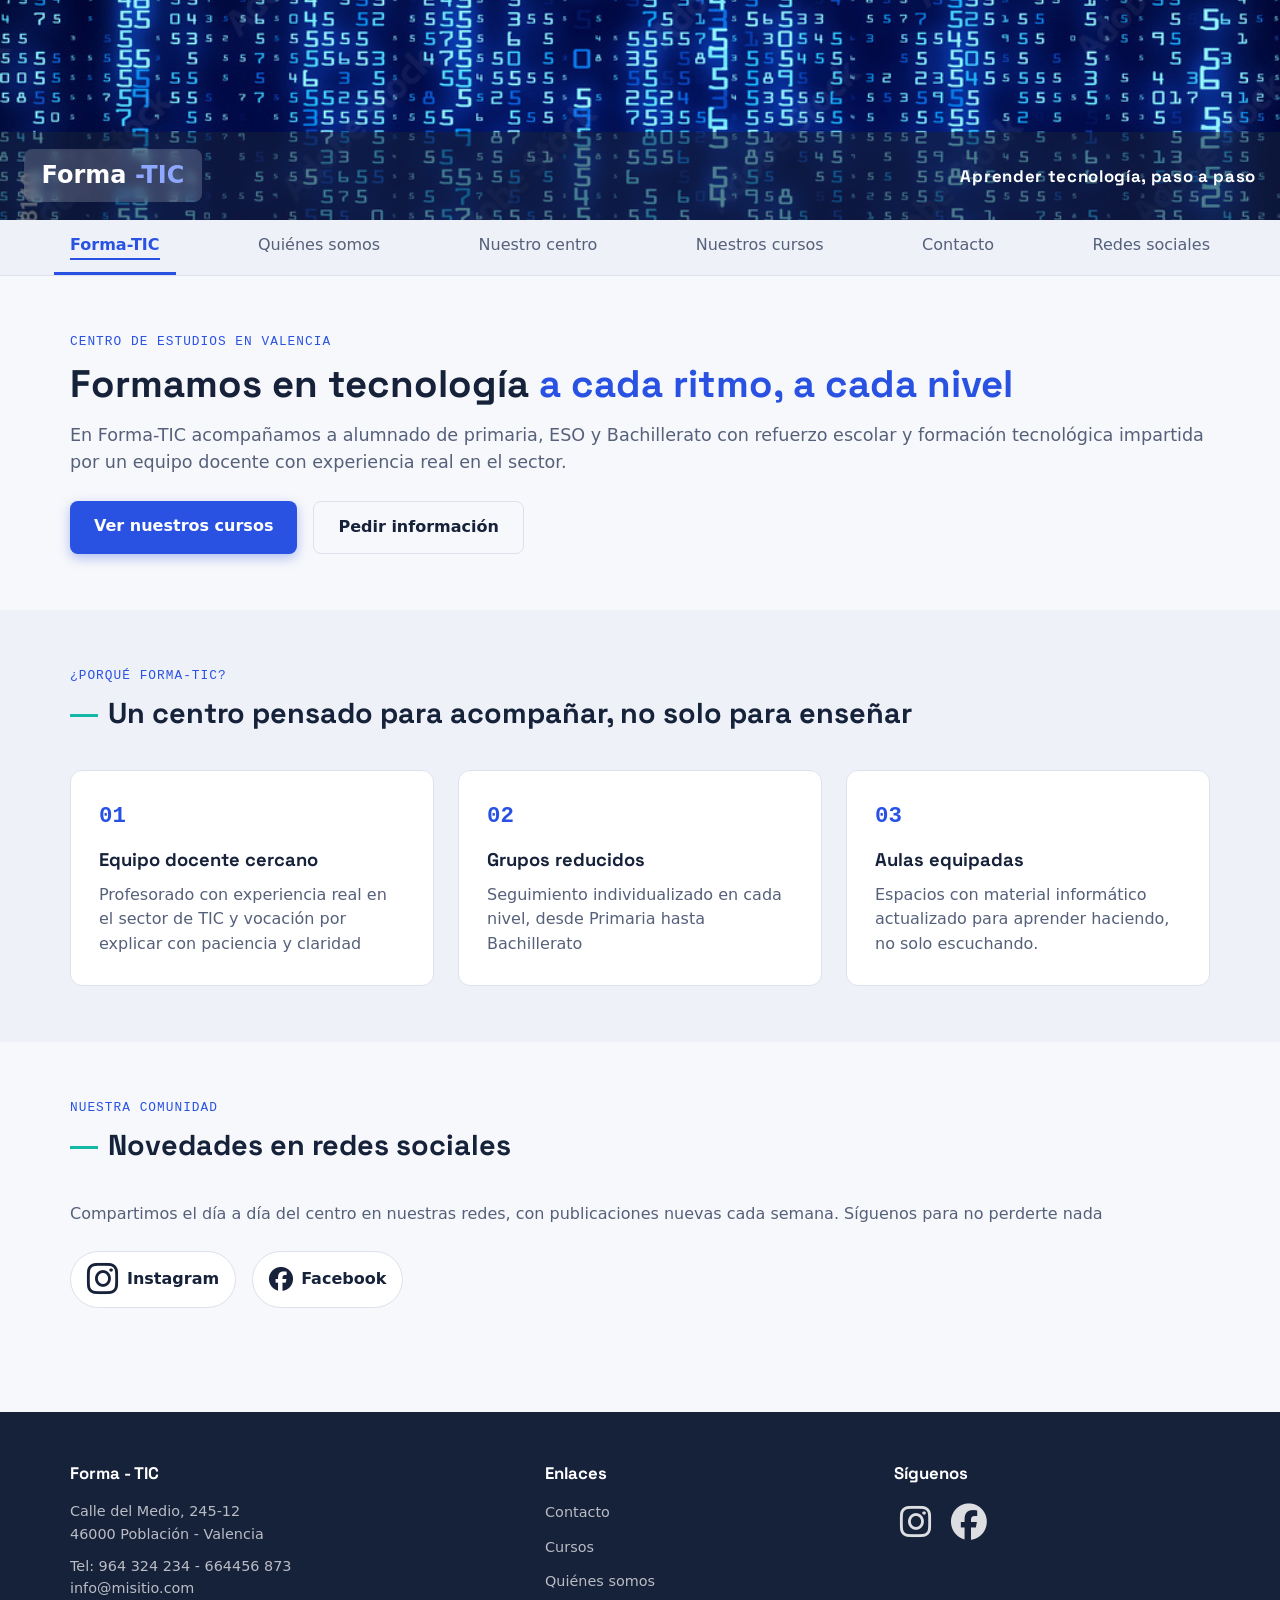
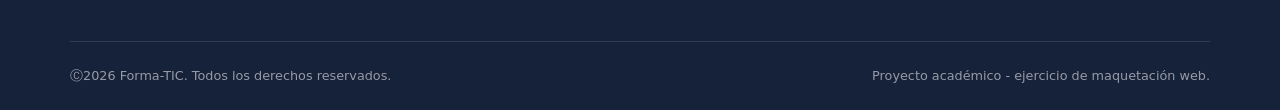
<file: index.html>
<!DOCTYPE html>
<html lang="es">

<head>
    <meta charset="UTF-8">
    <meta name="viewport" content="width=device-width, initial-scale=1.0">
    <title>Forma-TIC | Centro de estudios en Valencia</title>
    <meta name="description" content="Historia y trayectoria de Forma-TIC, y equipo docente del centro.">
    <link rel="stylesheet" href="https://fonts.googleapis.com/css2?family=Space+Grotesk:wght@500;700&display=swap">
    <link rel="stylesheet" href="estilos.css">
    <link rel="stylesheet" href="https://cdnjs.cloudflare.com/ajax/libs/font-awesome/6.5.1/css/all.min.css">
</head>

<body>

    <header class="cabecera">
        <!-- Imagen 1 -->
        <figure class="imagen-cabecera imagen-cabecera--completa" style="--hero-img-h: 220px;">
            <img src="imagenes/foto_2.webp" alt="Forma-TIC, centro de estudios en Valencia"
                class="imagen-cabecera__foto">
            <figcaption class="imagen-cabecera__pie imagen-cabecera__pie--lema">
                <a href="index.html" class="marca marca--sobre-lema" aria-label="Forma-TIC, ir a inicio">
                    <span class="marca__texto">Forma <span>-TIC</span></span>
                </a>
                <span class="lema__texto">Aprender tecnología, paso a paso</span>

            </figcaption>


        </figure>

        <nav class="nav" aria-label="Menú principal">
            <div class="contenedor">
                <ul class="nav__lista" id="menu-principal">
                    <li class="nav__item"><a class="nav__enlace nav__enlace--activo" href="index.html">Forma-TIC</a>
                    </li>
                    <li class="nav__item"><a class="nav__enlace" href="quienes-somos.html">Quiénes somos</a></li>
                    <li class="nav__item"><a class="nav__enlace" href="nuestro-centro.html">Nuestro centro</a></li>
                    <li class="nav__item"><a class="nav__enlace" href="cursos.html">Nuestros cursos</a></li>
                    <li class="nav__item"><a class="nav__enlace" href="contacto.html">Contacto</a></li>
                    <li class="nav__item"><a class="nav__enlace" href="redes-sociales.html">Redes sociales</a></li>

                </ul>
            </div>
        </nav>
    </header>
    <main>
        <section class="seccion">
            <div class="contenedor">
                <p class="eyebrow">Centro de estudios en Valencia</p>
                <h1 class="hero__titulo">Formamos en tecnología <em>a cada ritmo, a cada nivel</em></h1>
                <p class="hero__texto">En Forma-TIC acompañamos a alumnado de primaria, ESO y Bachillerato con
                    refuerzo escolar y formación tecnológica impartida por un equipo docente con experiencia real en
                    el sector.</p>
                <div class="hero__acciones">
                    <a href="cursos.html" class="boton boton--primario">Ver nuestros cursos</a>
                    <a href="contacto.html" class="boton boton--fantasma">Pedir información</a>
                </div>
            </div>
        </section>

        <section class="seccion seccion--alterna">
            <div class="contenedor">
                <div class="seccion__cabecera">
                    <p class="eyebrow">¿Porqué Forma-TIC?</p>
                    <h2 class="seccion__titulo">Un centro pensado para acompañar, no solo para enseñar</h2>
                </div>
                <div class="cuadricula cuadricula--3">
                    <article class="tarjeta">
                        <div class="tarjeta__icono">01</div>
                        <h3 class="tarjeta__titulo">Equipo docente cercano</h3>
                        <p>Profesorado con experiencia real en el sector de TIC y vocación por explicar con paciencia y
                            claridad</p>
                    </article>
                    <article class="tarjeta">
                        <div class="tarjeta__icono">02</div>
                        <h3 class="tarjeta__titulo">Grupos reducidos</h3>
                        <p>Seguimiento individualizado en cada nivel, desde Primaria hasta Bachillerato</p>
                    </article>
                    <article class="tarjeta">
                        <div class="tarjeta__icono">03</div>
                        <h3 class="tarjeta__titulo">Aulas equipadas</h3>
                        <p>Espacios con material informático actualizado para aprender haciendo, no solo escuchando.</p>
                    </article>
                </div>
            </div>

        </section>

        <section class="seccion">
            <div class="contenedor">
                <div class="seccion__cabecera">
                    <p class="eyebrow">Nuestra comunidad</p>
                    <h2 class="seccion__titulo">Novedades en redes sociales</h2>
                </div>
                <p class="contenido-texto">Compartimos el día a día del centro en nuestras redes, con publicaciones
                    nuevas cada semana. Síguenos para no perderte nada</p>
                <div class="redes-lista">
                    <a class="red-enlace" href="https://www.instagram.com/escuelamastermedia/?hl=es" target="_blank"
                        rel="noopener noreferrer"><i class='fab fa-instagram' style='font-size:36px;'></i>Instagram</a>
                    <a class="red-enlace" href="https://www.facebook.com/escuelamastermedia/about?_rdr" target="_blank"
                        rel="noopener noreferrer"><i class='fab fa-facebook' style='font-size:24px'></i>Facebook</a>

                </div>
            </div>
        </section>

    </main>
    <footer class="pie">
        <div class="contenedor pie__grid">
            <div>
                <h2 class="pie__titulo">Forma - TIC</h2>
                <p class="pie__texto">Calle del Medio, 245-12 <br>46000 Población - Valencia</p>
                <p class="pie__texto">Tel: 964 324 234 - 664456 873 <br>info@misitio.com</p>
            </div>
            <div>
                <h2 class="pie__titulo">Enlaces</h2>
                <ul class="pie__lista">
                    <li><a class="pie__enlace" href="contacto.html">Contacto</a></li>
                    <li><a class="pie__enlace" href="cursos.html">Cursos</a></li>
                    <li><a class="pie__enlace" href="quienes-somos.html">Quiénes somos</a></li>
                </ul>
            </div>
            <div>
                <h2 class="pie__titulo">Síguenos</h2>
                <div class="pie__redes">
                    <a class="pie__red" href="https://www.instagram.com/escuelamastermedia/?hl=es" aria-label="Instagram"><i class='fab fa-instagram'
                            style='font-size:36px'></i></a>
                    <a class="pie__red" href="https://www.facebook.com/escuelamastermedia/about?_rdr" aria-label="Facebook"><i class='fab fa-facebook'
                            style='font-size:36px'></i></a>
                </div>
            </div>
        </div>
        <div class="contenedor pie__base">
            <p>&#x24B8;2026 Forma-TIC. Todos los derechos reservados.</p>
            <p>Proyecto académico - ejercicio de maquetación web.</p>
        </div>

    </footer>
</body>

</html>
</file>
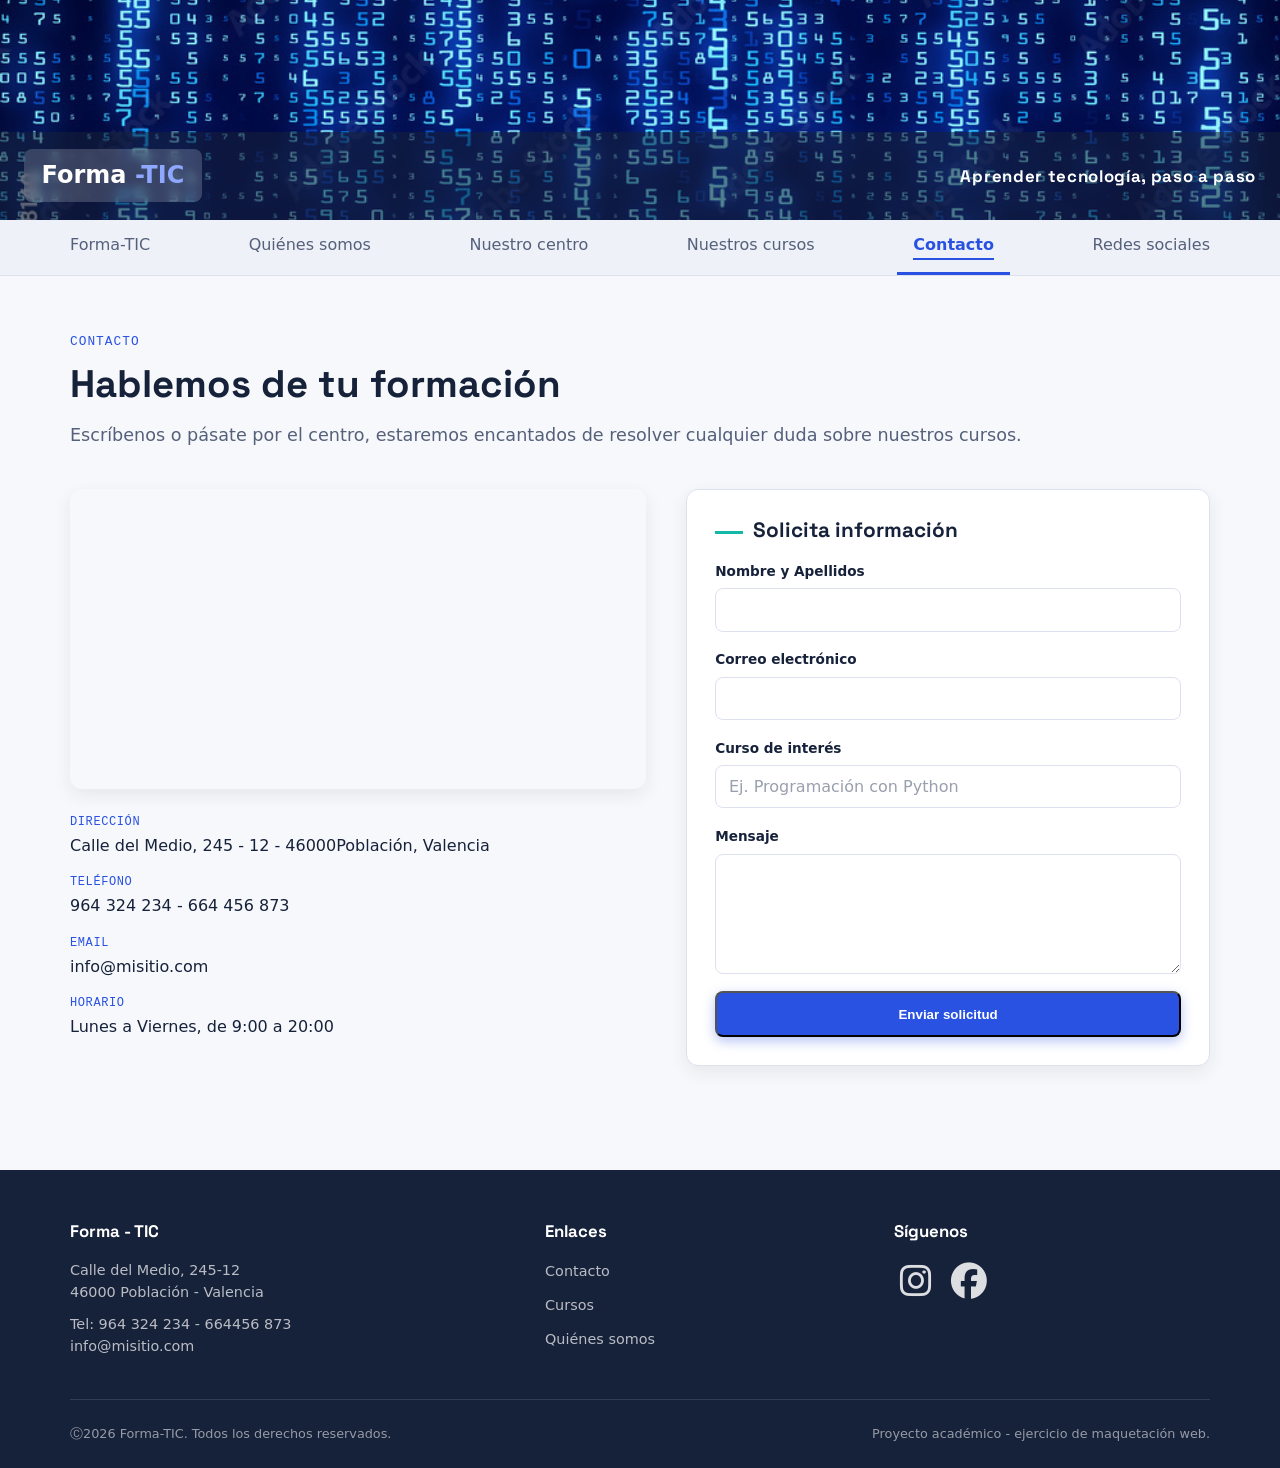
<file: contacto.html>
<!DOCTYPE html>
<html lang="es">

<head>
    <meta charset="UTF-8">
    <meta name="viewport" content="width=device-width, initial-scale=1.0">
    <title>Nuestro centro | Forma-TIC</title>
    <meta name="description" content="Historia y trayectoria de Forma-TIC, y equipo docente del centro.">
    <link rel="stylesheet" href="https://fonts.googleapis.com/css2?family=Space+Grotesk:wght@500;700&display=swap">
    <link rel="stylesheet" href="estilos.css">
    <link rel="stylesheet" href="https://cdnjs.cloudflare.com/ajax/libs/font-awesome/6.5.1/css/all.min.css">
</head>

<body>

    <header class="cabecera">
        <!-- Imagen 1 -->
        <figure class="imagen-cabecera imagen-cabecera--completa" style="--hero-img-h: 220px;">
            <img src="imagenes/foto_2.webp" alt="Forma-TIC, centro de estudios en Valencia"
                class="imagen-cabecera__foto">
            <figcaption class="imagen-cabecera__pie imagen-cabecera__pie--lema">
                <a href="index.html" class="marca marca--sobre-lema" aria-label="Forma-TIC, ir a inicio">
                    <span class="marca__texto">Forma <span>-TIC</span></span>
                </a>
                <span class="lema__texto">Aprender tecnología, paso a paso</span>

            </figcaption>


        </figure>

        <nav class="nav" aria-label="Menú principal">
            <div class="contenedor">
                <ul class="nav__lista" id="menu-principal">
                    <li class="nav__item"><a class="nav__enlace" href="index.html">Forma-TIC</a>
                    </li>
                    <li class="nav__item"><a class="nav__enlace" href="quienes-somos.html">Quiénes somos</a></li>
                    <li class="nav__item"><a class="nav__enlace" href="nuestro-centro.html">Nuestro centro</a></li>
                    <li class="nav__item"><a class="nav__enlace" href="cursos.html">Nuestros cursos</a></li>
                    <li class="nav__item"><a class="nav__enlace nav__enlace--activo" href="contacto.html">Contacto</a></li>
                    <li class="nav__item"><a class="nav__enlace" href="redes-sociales.html">Redes sociales</a></li>

                </ul>
            </div>
        </nav>
    </header>

    <main>
        <section class="seccion">
            <div class="contenedor">
                <div class="seccion__cabecera">
                    <p class="eyebrow">Contacto</p>
                    <h1 class="hero__titulo">Hablemos de tu formación</h1>
                    <p class="hero__texto">Escríbenos o pásate por el centro, estaremos encantados de resolver cualquier duda sobre nuestros cursos.</p>
                </div>
                <div class="contacto__grid">
                    <div>
                      
                        <div class="mapa">
                            <iframe title="Ubicación de Forma-TIC en Valencia" src="https://www.google.com/maps/embed?pb=!1m18!1m12!1m3!1d49255.203176808005!2d-0.4288001634531293!3d39.50432775570183!2m3!1f0!2f0!3f0!3m2!1i1024!2i768!4f13.1!3m3!1m2!1s0xd6048eb0b7542c1%3A0xc2f46de051ffcce1!2sEscuela%20Mastermedia!5e0!3m2!1ses-419!2ses!4v1785915695356!5m2!1ses-419!2ses" width="600" height="450" style="border:0;" allowfullscreen="" loading="lazy" referrerpolicy="strict-origin-when-cross-origin"></iframe>
                        </div>
                        



                          <div class="datos-contacto">
                            <div class="datos-contacto__fila">
                                <span class="datos-contacto__etiqueta">Dirección</span>
                                <span>Calle del Medio, 245 - 12 - 46000Población, Valencia</span>
                            </div>

                            <div class="datos-contacto__fila">
                                <span class="datos-contacto__etiqueta">Teléfono</span>
                                <span>964 324 234 - 664 456 873</span>
                            </div>
                            <div class="datos-contacto__fila">
                                <span class="datos-contacto__etiqueta">Email</span>
                                <span>info@misitio.com</span>
                            </div>

                            <div class="datos-contacto__fila">
                                <span class="datos-contacto__etiqueta">Horario</span>
                                <span>Lunes a Viernes, de 9:00 a 20:00</span>
                            </div>
                          </div>
                    </div>

                    <form class="formulario" novalidate>
                        <h2 class="seccion__titulo" style="font-size: 1.3rem;">Solicita información</h2>
                        <div class="campo">
                            <label for="nombre" class="campo__etiqueta">Nombre y Apellidos</label>
                            <input type="text" class="campo__control" id="nombre" name="nombre" required>
                        </div>
                        <div class="campo">
                            <label for="email" class="campo__etiqueta">Correo electrónico</label>
                            <input type="email" class="campo__control" id="email" name="email" required>
                        </div> 
                        <div class="campo">
                            <label for="curso-interes" class="campo__etiqueta">Curso de interés</label>
                            <input type="text" class="campo__control" id="curso-interes" name="curso-interes" placeholder="Ej. Programación con Python">
                        </div>
                        <div class="campo">
                            <label for="mensaje" class="campo__etiqueta">Mensaje</label>
                            <textarea class="campo__control" name="mensaje" required id="mensaje"></textarea>
                        </div>
                        <button class="boton boton--primario" type="submit">Enviar solicitud</button>
                    </form>
                   
                </div>
            </div>
        </section>
    </main>
    <footer class="pie">
        <div class="contenedor pie__grid">
            <div>
                <h2 class="pie__titulo">Forma - TIC</h2>
                <p class="pie__texto">Calle del Medio, 245-12 <br>46000 Población - Valencia</p>
                <p class="pie__texto">Tel: 964 324 234 - 664456 873 <br>info@misitio.com</p>
            </div>
            <div>
                <h2 class="pie__titulo">Enlaces</h2>
                <ul class="pie__lista">
                    <li><a class="pie__enlace" href="contacto.html">Contacto</a></li>
                    <li><a class="pie__enlace" href="cursos.html">Cursos</a></li>
                    <li><a class="pie__enlace" href="quienes-somos.html">Quiénes somos</a></li>
                </ul>
            </div>
            <div>
                <h2 class="pie__titulo">Síguenos</h2>
                <div class="pie__redes">
                    <a class="pie__red" href="https://www.instagram.com/escuelamastermedia/?hl=es" aria-label="Instagram"><i class='fab fa-instagram'
                            style='font-size:36px'></i></a>
                    <a class="pie__red" href="https://www.facebook.com/escuelamastermedia/about?_rdr" aria-label="Facebook"><i class='fab fa-facebook'
                            style='font-size:36px'></i></a>
                </div>
            </div>
        </div>
        <div class="contenedor pie__base">
            <p>&#x24B8;2026 Forma-TIC. Todos los derechos reservados.</p>
            <p>Proyecto académico - ejercicio de maquetación web.</p>
        </div>

    </footer>
</body>

</html>
</file>
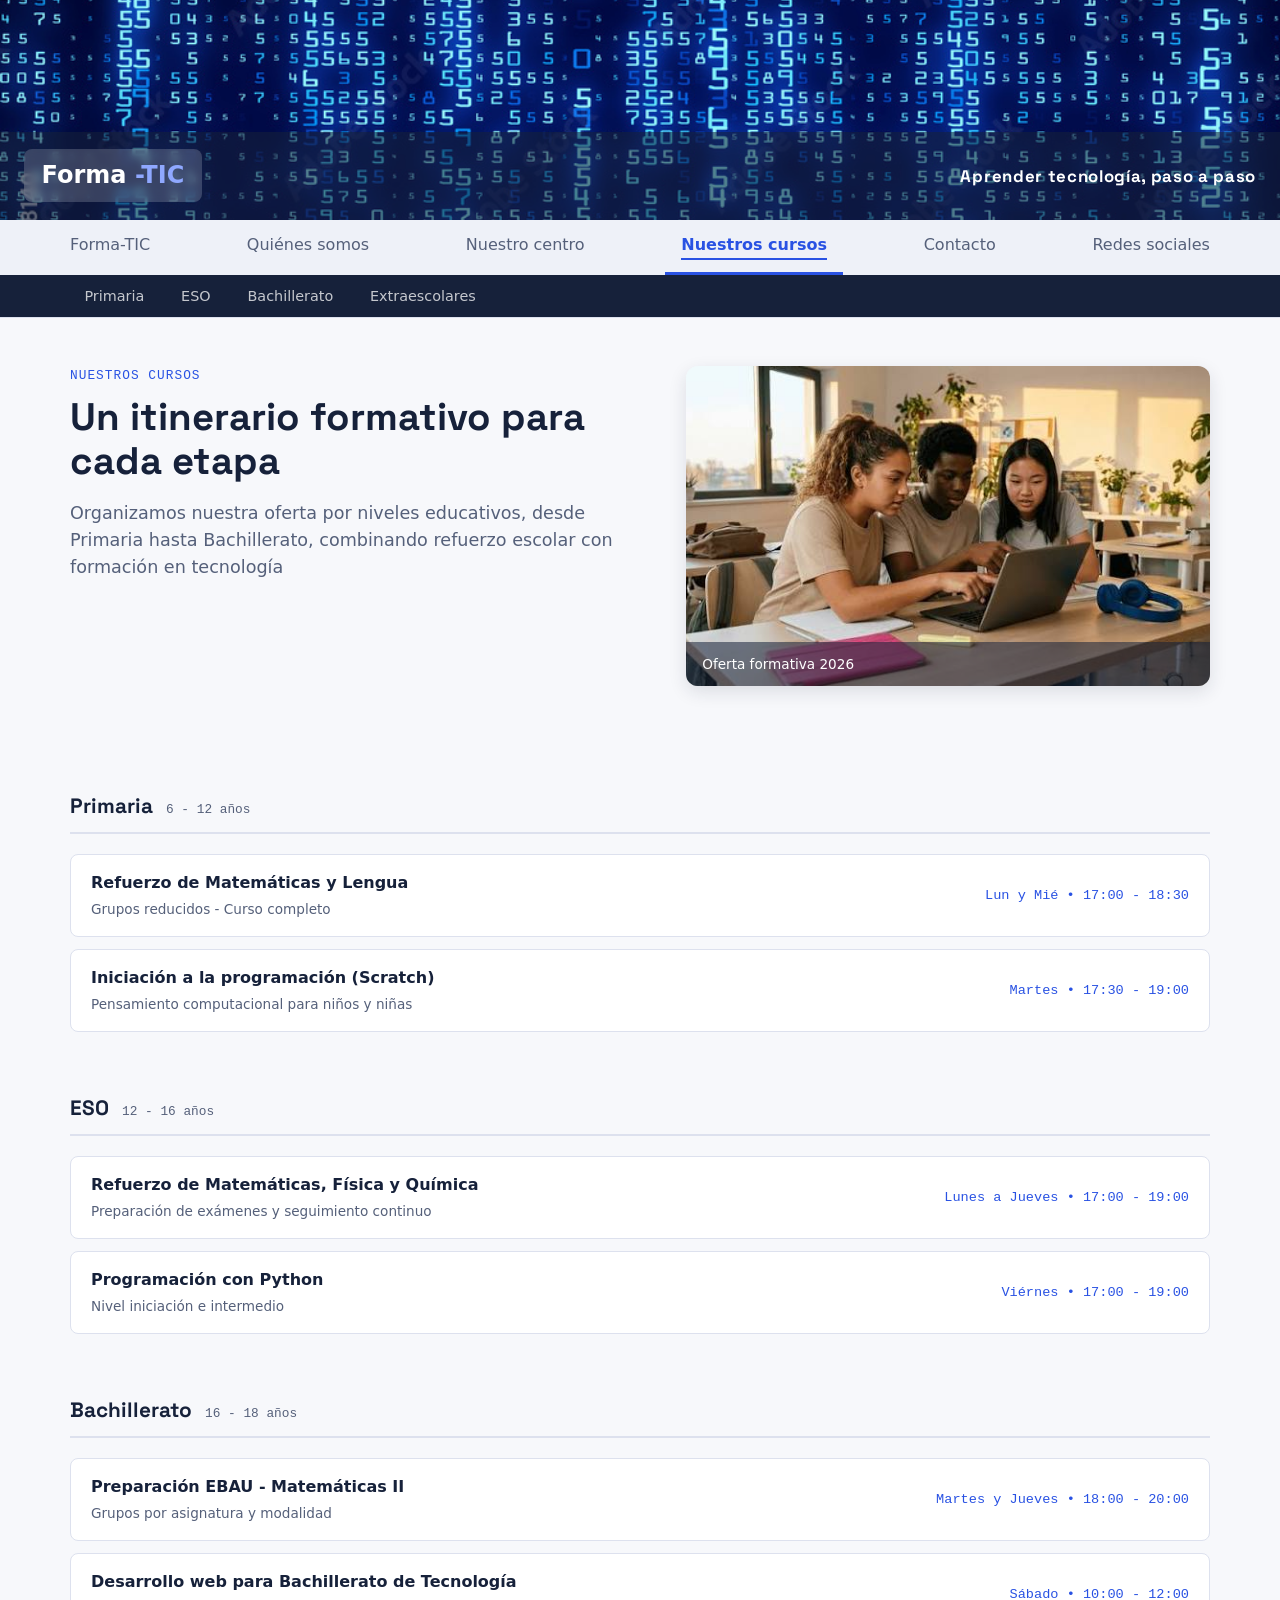
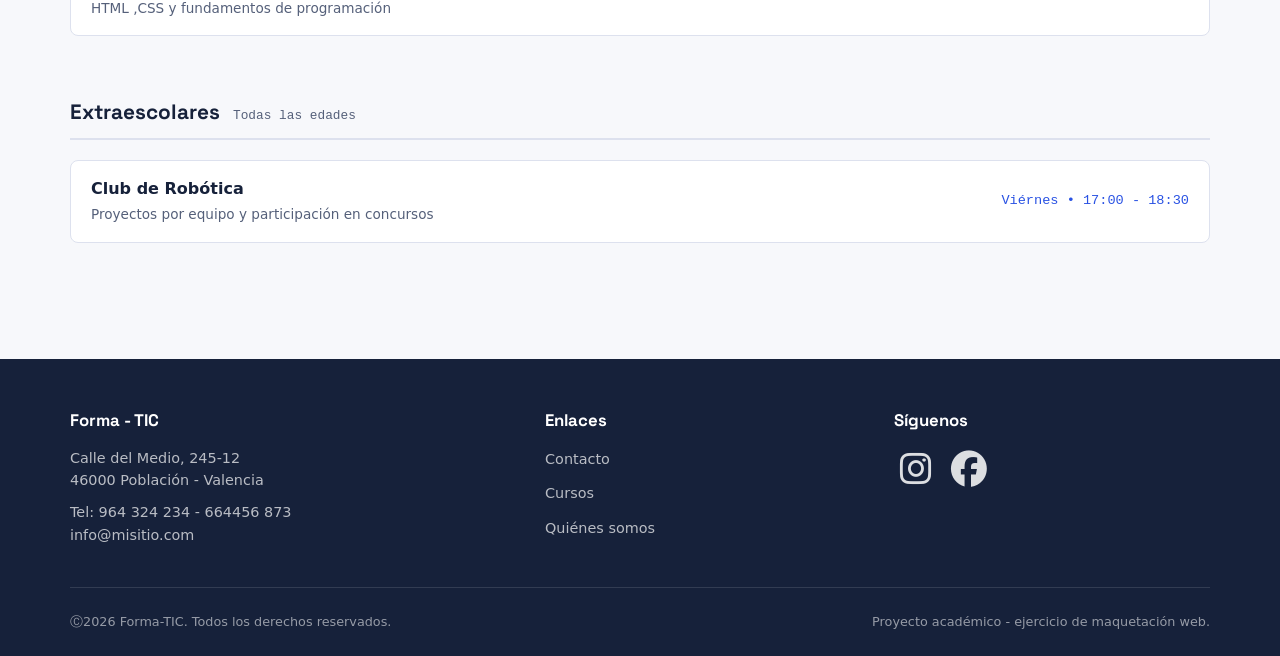
<file: cursos.html>
<!DOCTYPE html>
<html lang="es">

<head>
    <meta charset="UTF-8">
    <meta name="viewport" content="width=device-width, initial-scale=1.0">
    <title>Cursos | Forma-TIC</title>
    <meta name="description" content="Historia y trayectoria de Forma-TIC, y equipo docente del centro.">
    <link rel="stylesheet" href="https://fonts.googleapis.com/css2?family=Space+Grotesk:wght@500;700&display=swap">
    <link rel="stylesheet" href="estilos.css">
    <link rel="stylesheet" href="https://cdnjs.cloudflare.com/ajax/libs/font-awesome/6.5.1/css/all.min.css">
</head>

<body>

    <header class="cabecera">
        <!-- Imagen 1 -->
        <figure class="imagen-cabecera imagen-cabecera--completa" style="--hero-img-h: 220px;">
            <img src="imagenes/foto_2.webp" alt="Forma-TIC, centro de estudios en Valencia"
                class="imagen-cabecera__foto">
            <figcaption class="imagen-cabecera__pie imagen-cabecera__pie--lema">
                <a href="index.html" class="marca marca--sobre-lema" aria-label="Forma-TIC, ir a inicio">
                    <span class="marca__texto">Forma <span>-TIC</span></span>
                </a>
                <span class="lema__texto">Aprender tecnología, paso a paso</span>

            </figcaption>


        </figure>

        <nav class="nav" aria-label="Menú principal">
            <div class="contenedor">
                <ul class="nav__lista" id="menu-principal">
                    <li class="nav__item"><a class="nav__enlace" href="index.html">Forma-TIC</a>
                    </li>
                    <li class="nav__item"><a class="nav__enlace" href="quienes-somos.html">Quiénes somos</a></li>
                    <li class="nav__item"><a class="nav__enlace" href="nuestro-centro.html">Nuestro centro</a></li>
                    <li class="nav__item"><a class="nav__enlace nav__enlace--activo" href="cursos.html">Nuestros cursos</a></li>
                    <li class="nav__item"><a class="nav__enlace" href="contacto.html">Contacto</a></li>
                    <li class="nav__item"><a class="nav__enlace" href="redes-sociales.html">Redes sociales</a></li>

                </ul>
            </div>
        </nav>

        <!-- submenu niveles educativos -->
        <div class="submenu" aria-label="Submenú de niveles">
            <div class="contenedor">
                <ul class="submenu__lista">
                    <li><a class="submenu__enlace" href="#primaria">Primaria</a></li>
                    <li><a class="submenu__enlace" href="#eso">ESO</a></li>
                    <li><a class="submenu__enlace" href="#bachillerato">Bachillerato</a></li>
                    <li><a class="submenu__enlace" href="#extraescolares">Extraescolares</a></li>
                </ul>
            </div>
        </div>
    </header>

    <main>
        <section class="hero">
            <div class="contenedor hero__grid" style="align-items: start;">
                <div>
                    <p class="eyebrow">Nuestros cursos</p>
                    <h1 class="hero__titulo">Un itinerario formativo para cada etapa</h1>
                    <p class="hero__texto">Organizamos nuestra oferta por niveles educativos, desde Primaria hasta
                        Bachillerato, combinando refuerzo escolar con formación en tecnología</p>
                </div>

                <!-- Imagen 1 -->
                 <figure class="imagen-cabecera" style="--hero-img-h:320px;">
                <img class="imagen-cabecera__foto" src="imagenes/foto_18.jpg" alt="Alumnado en clase">
                <figcaption class="imagen-cabecera__pie">Oferta formativa 2026</figcaption>
                </figure>
                
            </div>
        </section>

        <section class="seccion">
            <div class="contenedor">
                <div class="niveles">
                    <div id="primaria">
                        <h2 class="nivel__titulo">Primaria <span>6 - 12 años</span></h2>
                        <div class="curso">
                            <div>
                                <p class="curso__nombre">Refuerzo de Matemáticas y Lengua</p>
                                <p class="curso__meta">Grupos reducidos - Curso completo</p>
                            </div>
                            <span class="curso__horario">Lun y Mié • 17:00 - 18:30</span>
                        </div>

                        <div class="curso">
                            <div>
                                <p class="curso__nombre">Iniciación a la programación (Scratch)</p>
                                <p class="curso__meta">Pensamiento computacional para niños y niñas</p>

                            </div>
                            <span class="curso__horario"> Martes • 17:30 - 19:00</span>
                        </div>
                    </div>

                    <div id="eso">
                        <h2 class="nivel__titulo">ESO <span>12 - 16 años</span></h2>
                        <div class="curso">
                            <div>
                                <p class="curso__nombre">Refuerzo de Matemáticas, Física y Química</p>
                                <p class="curso__meta">Preparación de exámenes y seguimiento continuo</p>

                            </div>
                            <span class="curso__horario">Lunes a Jueves • 17:00 - 19:00</span>
                        </div>

                        <div class="curso">
                            <div>
                                <p class="curso__nombre">Programación con Python</p>
                                <p class="curso__meta">Nivel iniciación e intermedio</p>
                            </div>
                            <span class="curso__horario">Viérnes • 17:00 - 19:00</span>
                        </div>
                    </div>

                    <div id="bachillerato">
                        <h2 class="nivel__titulo">Bachillerato <span>16 - 18 años</span></h2>
                        <div class="curso">
                            <div>
                                <p class="curso__nombre">Preparación EBAU - Matemáticas II</p>
                                <p class="curso__meta">Grupos por asignatura y modalidad</p>

                            </div>

                            <span class="curso__horario">Martes y Jueves • 18:00 - 20:00</span>
                        </div>

                        <div class="curso">
                            <div>
                                <p class="curso__nombre">Desarrollo web para Bachillerato de Tecnología</p>
                                <p class="curso__meta">HTML ,CSS y fundamentos de programación</p>
                            </div>
                            <span class="curso__horario">Sábado • 10:00 - 12:00</span>
                        </div>
                    </div>
                    <div id="extraescolares">
                        <h2 class="nivel__titulo">Extraescolares <span>Todas las edades</span></h2>
                        <div class="curso">
                            <div>
                                <p class="curso__nombre">Club de Robótica</p>
                                <p class="curso__meta">Proyectos por equipo y participación en concursos</p>
                            </div>
                            <span class="curso__horario">Viérnes • 17:00 - 18:30</span>
                        </div>
                    </div>


                </div>
            </div>
        </section>
    </main>
     <footer class="pie">
        <div class="contenedor pie__grid">
            <div>
                <h2 class="pie__titulo">Forma - TIC</h2>
                <p class="pie__texto">Calle del Medio, 245-12 <br>46000 Población - Valencia</p>
                <p class="pie__texto">Tel: 964 324 234 - 664456 873 <br>info@misitio.com</p>
            </div>
            <div>
                <h2 class="pie__titulo">Enlaces</h2>
                <ul class="pie__lista">
                    <li><a class="pie__enlace" href="contacto.html">Contacto</a></li>
                    <li><a class="pie__enlace" href="cursos.html">Cursos</a></li>
                    <li><a class="pie__enlace" href="quienes-somos.html">Quiénes somos</a></li>
                </ul>
            </div>
            <div>
                <h2 class="pie__titulo">Síguenos</h2>
                <div class="pie__redes">
                    <a class="pie__red" href="https://www.instagram.com/escuelamastermedia/?hl=es" aria-label="Instagram"><i class='fab fa-instagram'
                            style='font-size:36px'></i></a>
                    <a class="pie__red" href="https://www.facebook.com/escuelamastermedia/about?_rdr" aria-label="Facebook"><i class='fab fa-facebook'
                            style='font-size:36px'></i></a>
                </div>
            </div>
        </div>
        <div class="contenedor pie__base">
            <p>&#x24B8;2026 Forma-TIC. Todos los derechos reservados.</p>
            <p>Proyecto académico - ejercicio de maquetación web.</p>
        </div>

    </footer>
</body>

</html>
</file>
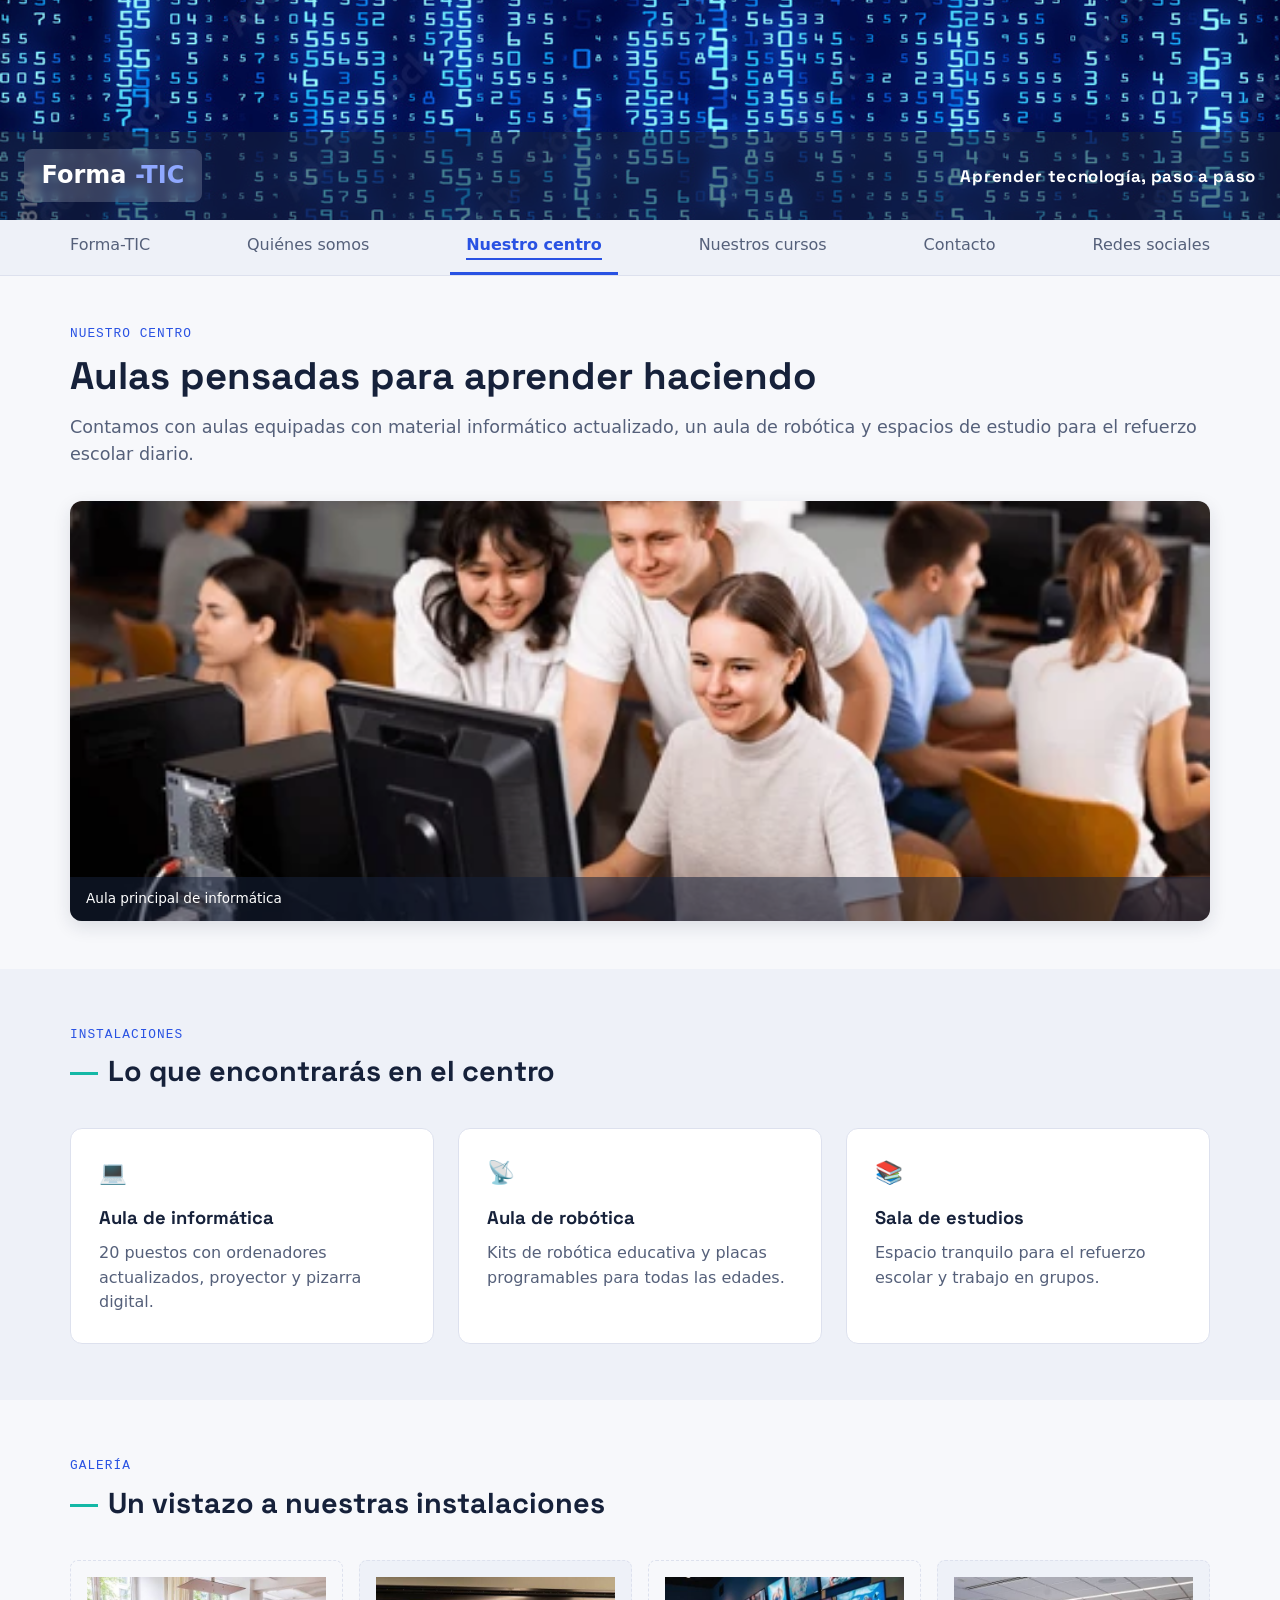
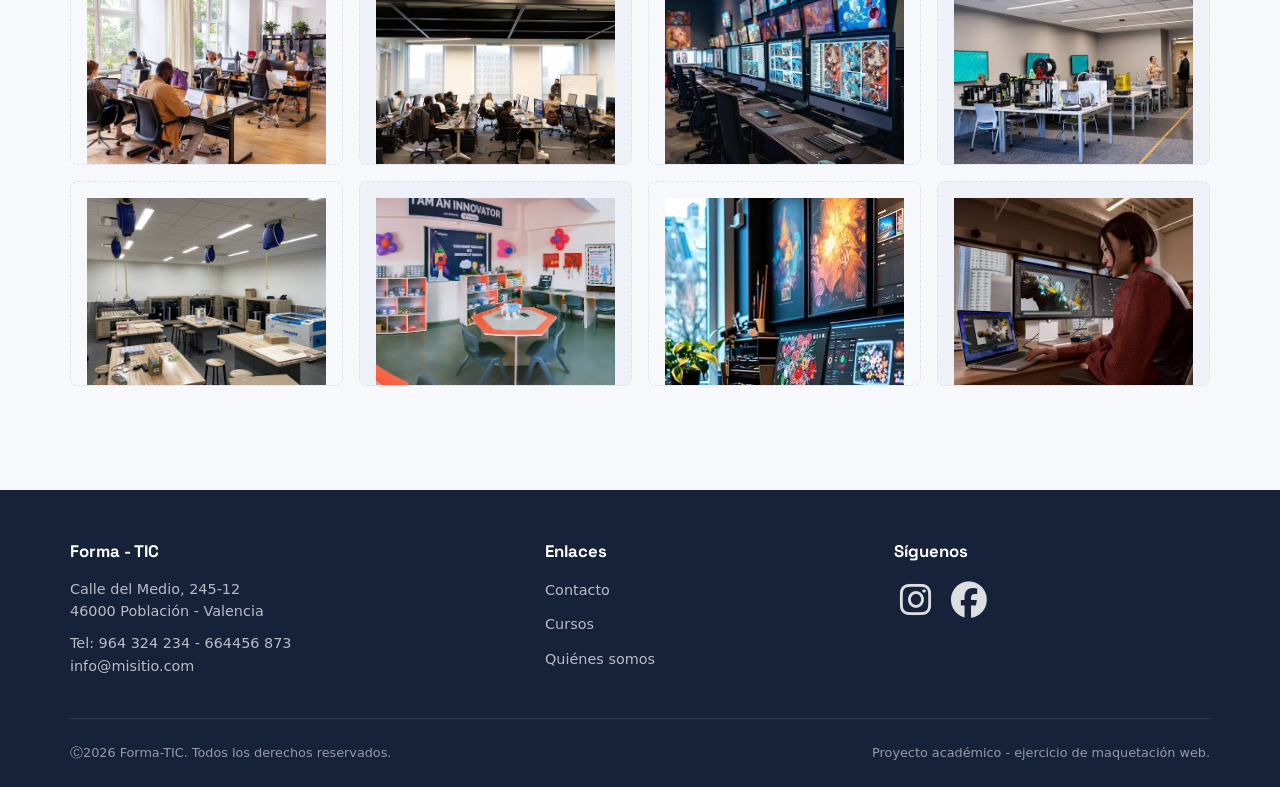
<file: nuestro-centro.html>
<!DOCTYPE html>
<html lang="es">

<head>
    <meta charset="UTF-8">
    <meta name="viewport" content="width=device-width, initial-scale=1.0">
    <title>Nuestro centro | Forma-TIC</title>
    <meta name="description" content="Historia y trayectoria de Forma-TIC, y equipo docente del centro.">
    <link rel="stylesheet" href="https://fonts.googleapis.com/css2?family=Space+Grotesk:wght@500;700&display=swap">
    <link rel="stylesheet" href="estilos.css">
    <link rel="stylesheet" href="https://cdnjs.cloudflare.com/ajax/libs/font-awesome/6.5.1/css/all.min.css">
</head>



<body>

    <header class="cabecera">
        <!-- Imagen 1 -->
        <figure class="imagen-cabecera imagen-cabecera--completa" style="--hero-img-h: 220px;">
            <img src="imagenes/foto_2.webp" alt="Forma-TIC, centro de estudios en Valencia"
                class="imagen-cabecera__foto">
            <figcaption class="imagen-cabecera__pie imagen-cabecera__pie--lema">
                <a href="index.html" class="marca marca--sobre-lema" aria-label="Forma-TIC, ir a inicio">
                    <span class="marca__texto">Forma <span>-TIC</span></span>
                </a>
                <span class="lema__texto">Aprender tecnología, paso a paso</span>

            </figcaption>


        </figure>

        <nav class="nav" aria-label="Menú principal">
            <div class="contenedor">
                <ul class="nav__lista" id="menu-principal">
                    <li class="nav__item"><a class="nav__enlace" href="index.html">Forma-TIC</a>
                    </li>
                    <li class="nav__item"><a class="nav__enlace" href="quienes-somos.html">Quiénes somos</a></li>
                    <li class="nav__item"><a class="nav__enlace nav__enlace--activo" href="nuestro-centro.html">Nuestro centro</a></li>
                    <li class="nav__item"><a class="nav__enlace" href="cursos.html">Nuestros cursos</a></li>
                    <li class="nav__item"><a class="nav__enlace" href="contacto.html">Contacto</a></li>
                    <li class="nav__item"><a class="nav__enlace" href="redes-sociales.html">Redes sociales</a></li>

                </ul>
            </div>
        </nav>
    </header>

    <main>
        <section class="hero">
            <div class="contenedor">
                <div style="margin-bottom: 2rem;">
                    <p class="eyebrow">Nuestro Centro</p>
                    <h1 class="hero__titulo">Aulas pensadas para aprender haciendo</h1>
                    <p class="hero__texto">Contamos con aulas equipadas con material informático actualizado, un
                        aula de
                        robótica y espacios de estudio para el refuerzo escolar diario.</p>
                </div>
                <!-- IMAGEN 9 -->
                <figure class="imagen-cabecera" style="--hero-img-h:420px;">
                    <img class="imagen-cabecera__foto" src="imagenes/foto_9.jpg" alt="Aula principal de informática">
                    <figcaption class="imagen-cabecera__pie">Aula principal de informática</figcaption>
                </figure>
            </div>
        </section>

        <section class="seccion seccion--alterna">
            <div class="contenedor">
                <div class="seccion__cabecera">
                    <p class="eyebrow">Instalaciones</p>
                    <h2 class="seccion__titulo">Lo que encontrarás en el centro</h2>
                </div>
                <div class="cuadricula cuadricula--3">
                    <article class="tarjeta">
                        <div class="tarjeta__icono">&#128187;</div>
                        <h3 class="tarjeta__titulo">Aula de informática</h3>
                        <p>20 puestos con ordenadores actualizados, proyector y pizarra digital.</p>
                    </article>
                    <article class="tarjeta">
                        <div class="tarjeta__icono">&#128225;</div>
                        <h3 class="tarjeta__titulo">Aula de robótica</h3>
                        <p>Kits de robótica educativa y placas programables para todas las edades.</p>
                    </article>
                    <article class="tarjeta">
                        <div class="tarjeta__icono">&#128218;</div>
                        <h3 class="tarjeta__titulo">Sala de estudios</h3>
                        <p>Espacio tranquilo para el refuerzo escolar y trabajo en grupos.</p>
                    </article>
                </div>
            </div>
        </section>
        <section class="seccion">
            <div class="contenedor">
                <div class="seccion__cabecera">
                    <p class="eyebrow">Galería</p>
                    <h2 class="seccion__titulo">Un vistazo a nuestras instalaciones</h2>
                </div>
                <!-- GALERÍA FOTOS 10-17 -->
                <div class="galeria">
                    <div class="galeria__item">
                        <img src="imagenes/foto_10.jpg" alt="Aula 1 - Informática">
                    </div>

                    <div class="galeria__item">
                        <img src="imagenes/foto_11.jpg" alt="Aula 2 - Robótica">
                    </div>


                    <div class="galeria__item">
                        <img src="imagenes/foto_12.jpg" alt="Aula 3 - Robótica">
                    </div>


                    <div class="galeria__item">
                        <img src="imagenes/foto_13.jpg" alt="Aula 4 - Sala de estudio">
                    </div>


                    <div class="galeria__item">
                        <img src="imagenes/foto_14.jpg" alt="Aula 5 - Sala de estudio">
                    </div>


                    <div class="galeria__item">
                        <img src="imagenes/foto_15.jpg" alt="Aula 6 - Sala de descanso">
                    </div>


                    <div class="galeria__item">
                        <img src="imagenes/foto_16.jpg" alt="Aula 7 - Informática">
                    </div>


                    <div class="galeria__item">
                        <img src="imagenes/foto_17.jpg" alt="Recepción">
                    </div>

                </div>
            </div>
        </section>


    </main>


    <footer class="pie">
        <div class="contenedor pie__grid">
            <div>
                <h2 class="pie__titulo">Forma - TIC</h2>
                <p class="pie__texto">Calle del Medio, 245-12 <br>46000 Población - Valencia</p>
                <p class="pie__texto">Tel: 964 324 234 - 664456 873 <br>info@misitio.com</p>
            </div>
            <div>
                <h2 class="pie__titulo">Enlaces</h2>
                <ul class="pie__lista">
                    <li><a class="pie__enlace" href="contacto.html">Contacto</a></li>
                    <li><a class="pie__enlace" href="cursos.html">Cursos</a></li>
                    <li><a class="pie__enlace" href="quienes-somos.html">Quiénes somos</a></li>
                </ul>
            </div>
            <div>
                <h2 class="pie__titulo">Síguenos</h2>
                <div class="pie__redes">
                    <a class="pie__red" href="https://www.instagram.com/escuelamastermedia/?hl=es"
                        aria-label="Instagram"><i class='fab fa-instagram' style='font-size:36px'></i></a>
                    <a class="pie__red" href="https://www.facebook.com/escuelamastermedia/about?_rdr"
                        aria-label="Facebook"><i class='fab fa-facebook' style='font-size:36px'></i></a>
                </div>
            </div>
        </div>
        <div class="contenedor pie__base">
            <p>&#x24B8;2026 Forma-TIC. Todos los derechos reservados.</p>
            <p>Proyecto académico - ejercicio de maquetación web.</p>
        </div>

    </footer>
</body>

</html>
</file>
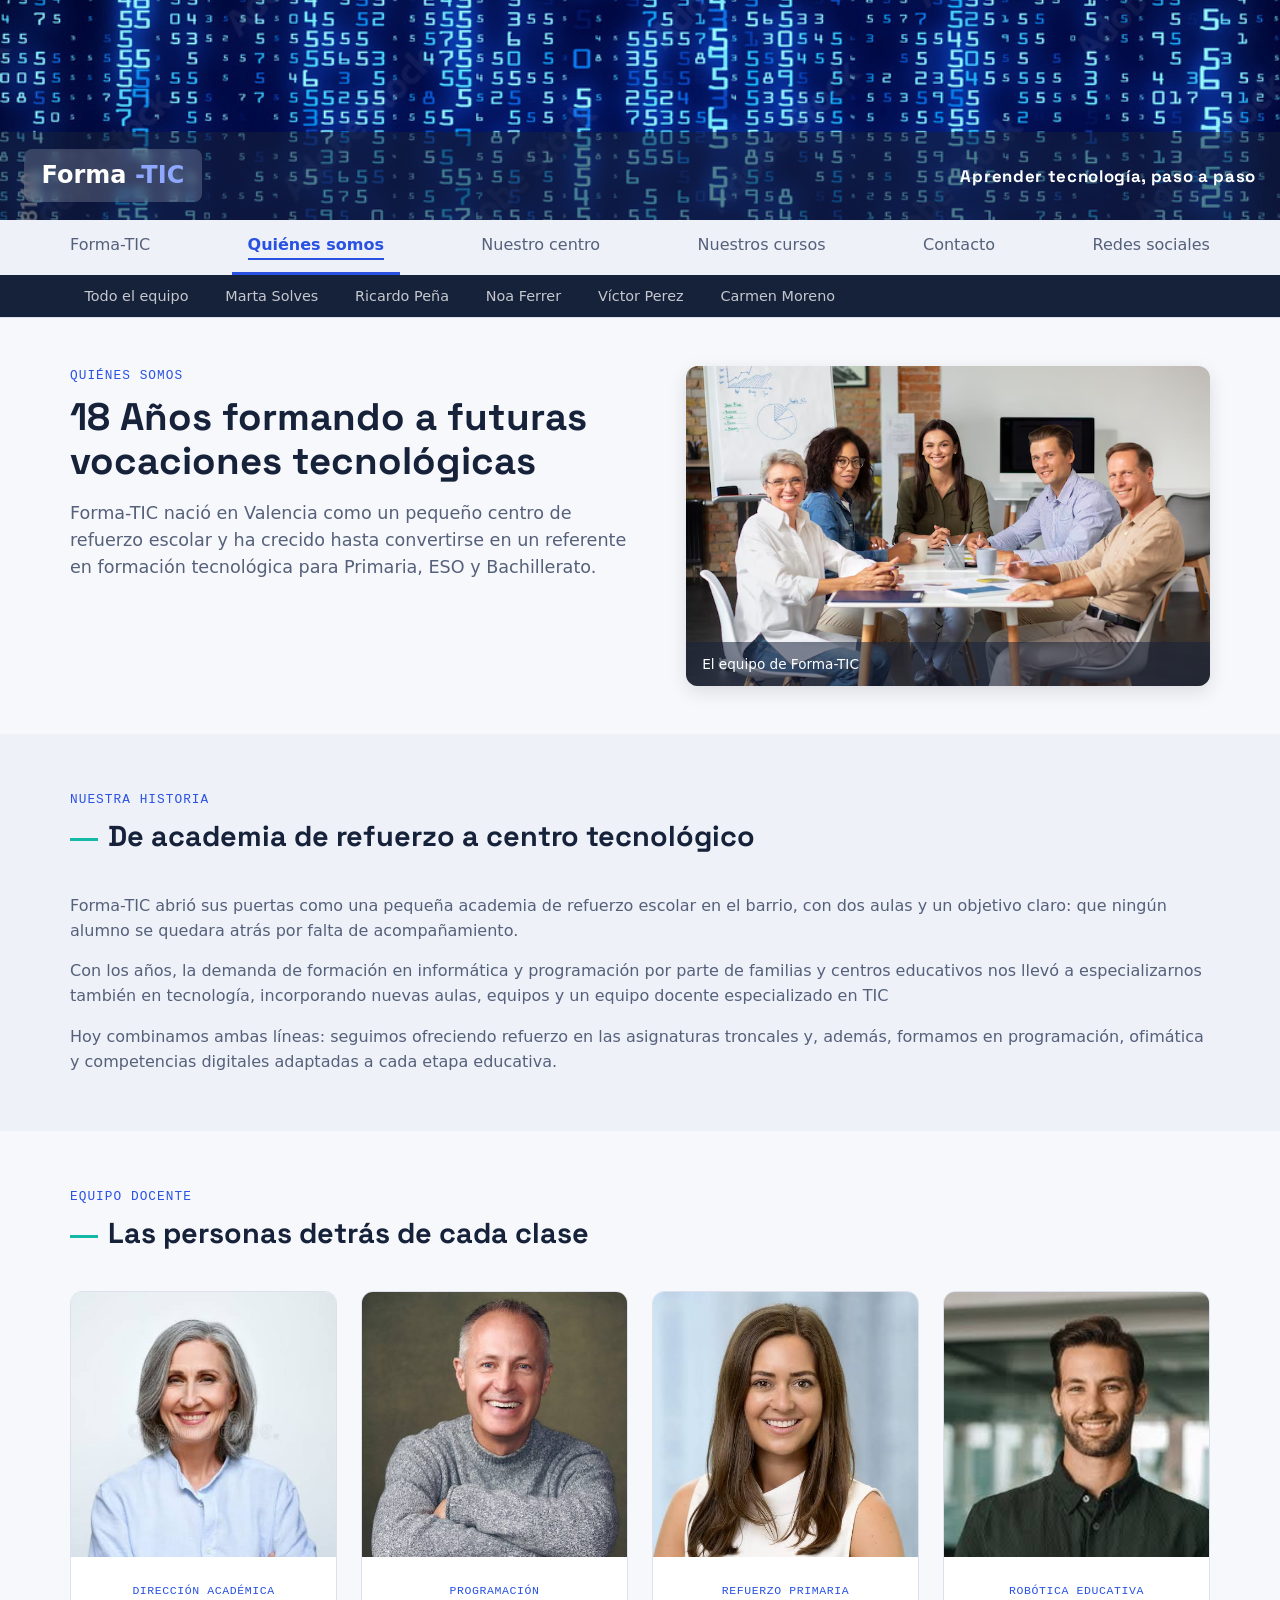
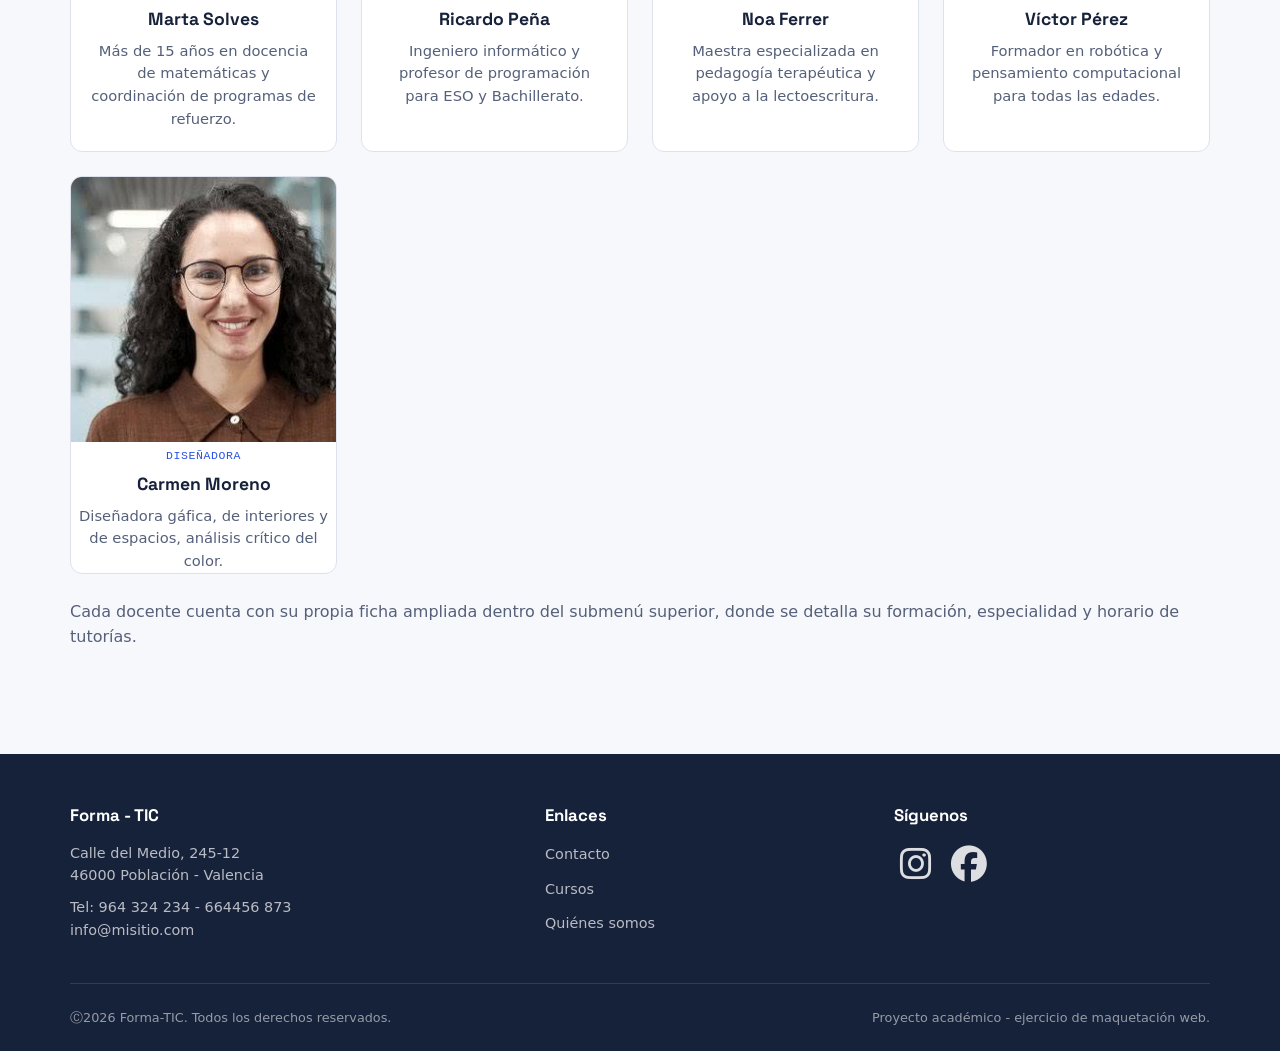
<file: quienes-somos.html>
<!DOCTYPE html>
<html lang="es">

<head>
    <meta charset="UTF-8">
    <meta name="viewport" content="width=device-width, initial-scale=1.0">
    <title>Quiénes somos | Forma-TIC</title>
    <meta name="description" content="Historia y trayectoria de Forma-TIC, y equipo docente del centro.">
    <link rel="stylesheet" href="https://fonts.googleapis.com/css2?family=Space+Grotesk:wght@500;700&display=swap">
    <link rel="stylesheet" href="estilos.css">
    <link rel="stylesheet" href="https://cdnjs.cloudflare.com/ajax/libs/font-awesome/6.5.1/css/all.min.css">
</head>

<body>

    <header class="cabecera">
        <!-- Imagen 1 -->
        <figure class="imagen-cabecera imagen-cabecera--completa" style="--hero-img-h: 220px;">
            <img src="imagenes/foto_2.webp" alt="Forma-TIC, centro de estudios en Valencia"
                class="imagen-cabecera__foto">
            <figcaption class="imagen-cabecera__pie imagen-cabecera__pie--lema">
                <a href="index.html" class="marca marca--sobre-lema" aria-label="Forma-TIC, ir a inicio">
                    <span class="marca__texto">Forma <span>-TIC</span></span>
                </a>
                <span class="lema__texto">Aprender tecnología, paso a paso</span>

            </figcaption>


        </figure>

        <nav class="nav" aria-label="Menú principal">
            <div class="contenedor">
                <ul class="nav__lista" id="menu-principal">
                    <li class="nav__item"><a class="nav__enlace" href="index.html">Forma-TIC</a>
                    </li>
                    <li class="nav__item"><a class="nav__enlace nav__enlace--activo" href="quienes-somos.html">Quiénes somos</a></li>
                    <li class="nav__item"><a class="nav__enlace" href="nuestro-centro.html">Nuestro centro</a></li>
                    <li class="nav__item"><a class="nav__enlace" href="cursos.html">Nuestros cursos</a></li>
                    <li class="nav__item"><a class="nav__enlace" href="contacto.html">Contacto</a></li>
                    <li class="nav__item"><a class="nav__enlace" href="redes-sociales.html">Redes sociales</a></li>

                </ul>
            </div>
        </nav>

        <!-- SUBMENÚ -->
        <div class="submenu" aria-label="Submenú del equipo docente">
            <div class="contenedor">
                <ul class="submenu__lista">
                    <li><a class="submenu__enlace" href="#equipo">Todo el equipo</a></li>
                    <li><a href="#docente-marta" class="submenu__enlace">Marta Solves</a></li>
                    <li><a href="#docente-ricardo" class="submenu__enlace">Ricardo Peña</a></li>
                    <li><a href="#docente-noa" class="submenu__enlace">Noa Ferrer</a></li>
                    <li><a href="#docente-victor" class="submenu__enlace">Víctor Perez</a></li>
                    <li><a href="#docente-carmen" class="submenu__enlace">Carmen Moreno</a></li>
                </ul>
            </div>

        </div>

    </header>

    <main>
        <section class="hero">
            <div class="contenedor hero__grid" style="align-items: start;">
                <div>
                    <p class="eyebrow">Quiénes somos</p>
                    <h1 class="hero__titulo">18 Años formando a futuras vocaciones tecnológicas</h1>
                    <p class="hero__texto">Forma-TIC nació en Valencia como un pequeño centro de refuerzo escolar y ha
                        crecido hasta convertirse en un referente en formación tecnológica para Primaria, ESO y
                        Bachillerato.</p>
                </div>
                <!-- IMAGEN 3 FOTO GRUPAL EQUIPO DOCENTE -->
                <figure class="imagen-cabecera" style="--hero-img-h:320px;">
                    <img class="imagen-cabecera__foto" src="imagenes/foto_3.avif" alt="Equipo docente Forma-TIC">
                    <figcaption class="imagen-cabecera__pie">El equipo de Forma-TIC</figcaption>
                </figure>

            </div>
        </section>
        <section class="seccion seccion--alterna">
            <div class="contenedor">
                <div class="seccion__cabecera">
                    <p class="eyebrow">Nuestra historia</p>
                    <h2 class="seccion__titulo">De academia de refuerzo a centro tecnológico</h2>
                </div>
                <div class="contenido-texto">
                    <p>Forma-TIC abrió sus puertas como una pequeña academia de refuerzo escolar en el barrio, con dos
                        aulas y un objetivo claro: que ningún alumno se quedara atrás por falta de acompañamiento.</p>
                    <p>Con los años, la demanda de formación en informática y programación por parte de familias y
                        centros educativos nos llevó a especializarnos también en tecnología, incorporando nuevas aulas,
                        equipos y un equipo docente especializado en TIC</p>
                    <p>Hoy combinamos ambas líneas: seguimos ofreciendo refuerzo en las asignaturas troncales y, además,
                        formamos en programación, ofimática y competencias digitales adaptadas a cada etapa educativa.
                    </p>
                </div>
            </div>
        </section>
        <section class="seccion" id="equipo">
            <div class="contenedor">
                <div class="seccion__cabecera">
                    <p class="eyebrow">Equipo docente</p>
                    <h2 class="seccion__titulo">Las personas detrás de cada clase</h2>
                </div>
                <div class="cuadricula cuadricula--4">
                    <!-- IMAGEN MARTA -->
                    <article class="ficha-persona" id="docente-marta">
                        <div class="ficha-persona__foto">
                            <img src="imagenes/foto_4.jpg" alt="Marta Solves, directora académica">
                        </div>
                        <div class="ficha-persona__cuerpo">
                            <span class="ficha-persona__rol">Dirección académica</span>
                            <h3 class="ficha-persona__nombre">Marta Solves</h3>
                            <p>Más de 15 años en docencia de matemáticas y coordinación de programas de refuerzo.</p>
                        </div>

                    </article>
                    <!-- IMAGEN RICARDO -->
                    <article class="ficha-persona" id="docente-ricardo">
                        <div class="ficha-persona__foto">
                            <img src="imagenes/foto_7.jpg" alt="Ricardo Peña, profesor de programación">
                        </div>
                        <div class="ficha-persona__cuerpo">
                            <span class="ficha-persona__rol">Programación</span>
                            <h3 class="ficha-persona__nombre">Ricardo Peña</h3>
                            <p>Ingeniero informático y profesor de programación para ESO y Bachillerato.</p>
                        </div>
                    </article>
                    <!-- IMAGEN NOA -->
                    <article class="ficha-persona" id="docente-noa">
                        <div class="ficha-persona__foto">
                            <img src="imagenes/foto_6.jpg" alt="Noa Ferrer,maestra de refuerzo de primaria">
                        </div>
                        <div class="ficha-persona__cuerpo">
                            <span class="ficha-persona__rol">Refuerzo Primaria</span>
                            <h3 class="ficha-persona__nombre">Noa Ferrer</h3>
                            <p>Maestra especializada en pedagogía terapéutica y apoyo a la lectoescritura.</p>
                        </div>
                    </article>
                    <!-- IMAGEN VICTOR -->
                    <article class="ficha-persona" id="docente-victor">
                        <div class="ficha-persona__foto">
                            <img src="imagenes/foto_8.jpg" alt="Víctor Perez,formador en robótica educativa">
                        </div>
                        <div class="ficha-persona__cuerpo">
                            <span class="ficha-persona__rol">Robótica educativa</span>
                            <h3 class="ficha-persona__nombre">Víctor Pérez</h3>
                            <p>Formador en robótica y pensamiento computacional para todas las edades.</p>
                        </div>
                    </article>
                    <!-- IMAGEN Carmen -->
                    <article>
                        <div class="ficha-persona" id="docente-carmen">
                            <div class="ficha-persona__foto">
                                <img src="imagenes/foto_5.jpg" alt="Carmen Moreno,Diseñadora">
                            </div>
                            <div class="ficha-persona__rol">Diseñadora</div>
                            <h3 class="ficha-persona__nombre">Carmen Moreno</h3>
                            <p>Diseñadora gáfica, de interiores y de espacios, análisis crítico del color.</p>
                        </div>
                    </article>

                </div>
                <p class="contenido-texto" style="margin-top:26px;">Cada docente cuenta con su propia ficha ampliada
                    dentro del submenú superior, donde se detalla su formación, especialidad y horario de tutorías.</p>
            </div>
        </section>
    </main>
    <footer class="pie">
        <div class="contenedor pie__grid">
            <div>
                <h2 class="pie__titulo">Forma - TIC</h2>
                <p class="pie__texto">Calle del Medio, 245-12 <br>46000 Población - Valencia</p>
                <p class="pie__texto">Tel: 964 324 234 - 664456 873 <br>info@misitio.com</p>
            </div>
            <div>
                <h2 class="pie__titulo">Enlaces</h2>
                <ul class="pie__lista">
                    <li><a class="pie__enlace" href="contacto.html">Contacto</a></li>
                    <li><a class="pie__enlace" href="cursos.html">Cursos</a></li>
                    <li><a class="pie__enlace" href="quienes-somos.html">Quiénes somos</a></li>
                </ul>
            </div>
            <div>
                <h2 class="pie__titulo">Síguenos</h2>
                <div class="pie__redes">
                    <a class="pie__red" href="https://www.instagram.com/escuelamastermedia/?hl=es"
                        aria-label="Instagram"><i class='fab fa-instagram' style='font-size:36px'></i></a>
                    <a class="pie__red" href="https://www.facebook.com/escuelamastermedia/about?_rdr"
                        aria-label="Facebook"><i class='fab fa-facebook' style='font-size:36px'></i></a>
                </div>
            </div>
        </div>
        <div class="contenedor pie__base">
            <p>&#x24B8;2026 Forma-TIC. Todos los derechos reservados.</p>
            <p>Proyecto académico - ejercicio de maquetación web.</p>
        </div>

    </footer>
</body>

</html>
</file>
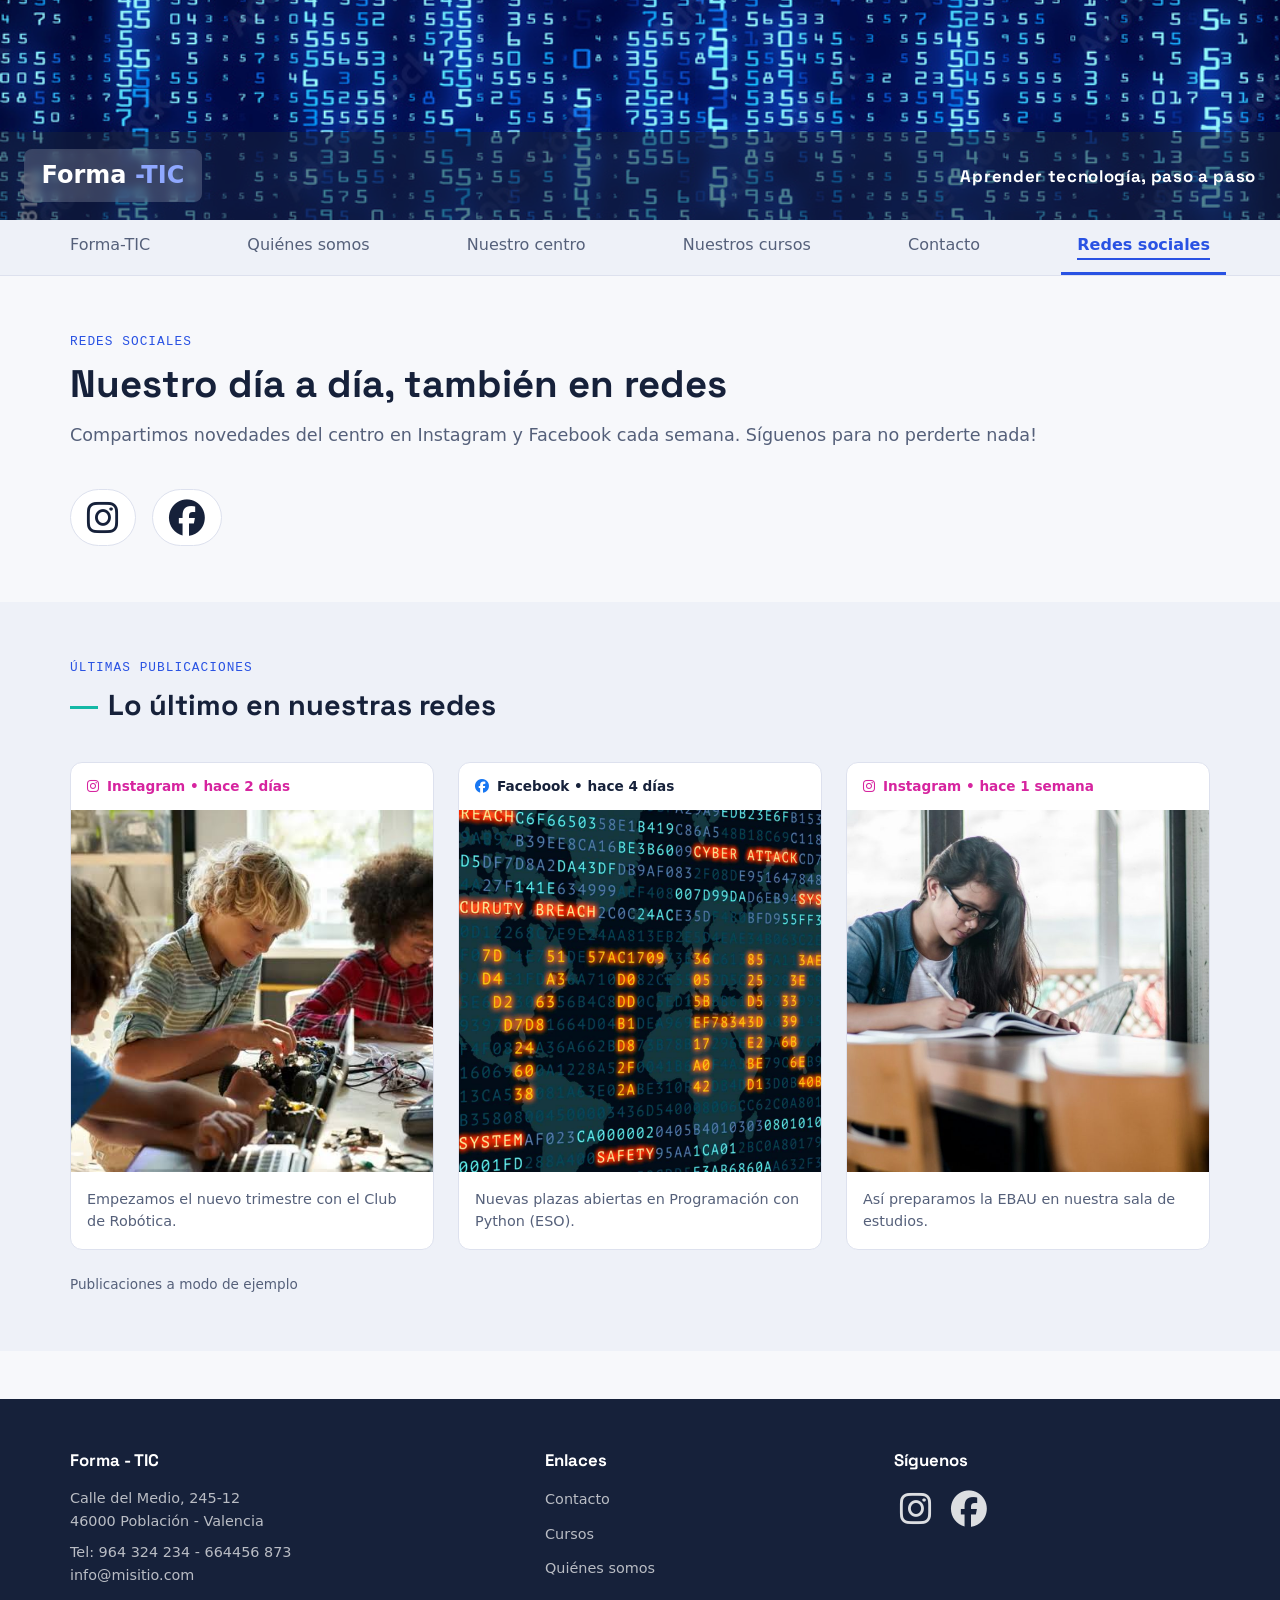
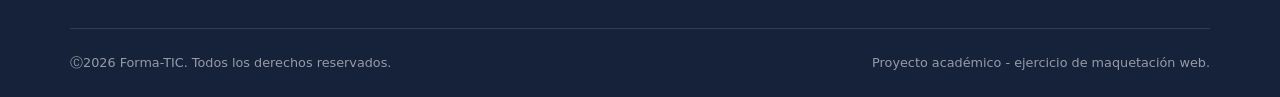
<file: redes-sociales.html>
<!DOCTYPE html>
<html lang="es">

<head>
    <meta charset="UTF-8">
    <meta name="viewport" content="width=device-width, initial-scale=1.0">
    <title>Nuestro centro | Forma-TIC</title>
    <meta name="description" content="Historia y trayectoria de Forma-TIC, y equipo docente del centro.">
    <link rel="stylesheet" href="https://fonts.googleapis.com/css2?family=Space+Grotesk:wght@500;700&display=swap">
    <link rel="stylesheet" href="estilos.css">
    <link rel="stylesheet" href="https://cdnjs.cloudflare.com/ajax/libs/font-awesome/6.5.1/css/all.min.css">
</head>

<body>

    <header class="cabecera">
        <!-- Imagen 1 -->
        <figure class="imagen-cabecera imagen-cabecera--completa" style="--hero-img-h: 220px;">
            <img src="imagenes/foto_2.webp" alt="Forma-TIC, centro de estudios en Valencia"
                class="imagen-cabecera__foto">
            <figcaption class="imagen-cabecera__pie imagen-cabecera__pie--lema">
                <a href="index.html" class="marca marca--sobre-lema" aria-label="Forma-TIC, ir a inicio">
                    <span class="marca__texto">Forma <span>-TIC</span></span>
                </a>
                <span class="lema__texto">Aprender tecnología, paso a paso</span>
            </figcaption>
        </figure>

        <nav class="nav" aria-label="Menú principal">
            <div class="contenedor">
                <ul class="nav__lista" id="menu-principal">
                    <li class="nav__item"><a class="nav__enlace" href="index.html">Forma-TIC</a>
                    </li>
                    <li class="nav__item"><a class="nav__enlace" href="quienes-somos.html">Quiénes somos</a></li>
                    <li class="nav__item"><a class="nav__enlace" href="nuestro-centro.html">Nuestro centro</a></li>
                    <li class="nav__item"><a class="nav__enlace" href="cursos.html">Nuestros cursos</a></li>
                    <li class="nav__item"><a class="nav__enlace" href="contacto.html">Contacto</a></li>
                    <li class="nav__item"><a class="nav__enlace nav__enlace--activo" href="redes-sociales.html">Redes sociales</a></li>

                </ul>
            </div>            
        </nav>
    </header>

    <main>
        <section class="seccion">
            <div class="contenedor">
                <div class="seccion__cabecera">
                    <p class="eyebrow">Redes Sociales</p>
                    <h1 class="hero__titulo">Nuestro día a día, también en redes</h1>
                    <p class="hero__texto">Compartimos novedades del centro en Instagram y Facebook cada semana. Síguenos para no perderte nada!</p>
                </div>
                <div class="redes-lista">
                    <a href="https://www.instagram.com/escuelamastermedia/?hl=es" class="red-enlace"><i class='fab fa-instagram' style='font-size:36px'></i></a>
                    <a href="https://www.facebook.com/escuelamastermedia/about?_rdr" class="red-enlace"><i class='fab fa-facebook' style='font-size:36px'></i></a>
                </div>
            </div>
        </section>
        <section class="seccion seccion--alterna">
            <div class="contenedor">
                <div class="seccion__cabecera">
                    <p class="eyebrow">Últimas publicaciones</p>
                    <h2 class="seccion__titulo">Lo último en nuestras redes</h2>
                </div>

                <div class="publicaciones">
                    <article class="publicacion publicacion--instagram">
                        <div class="publicacion__cabecera">
                            <i class="fab fa-instagram"></i>
                            <span>Instagram • hace 2 días</span>
                        </div>
                        <img src="imagenes/foto_19.jpg" alt="alumnado en aula de informática" class="publicacion__foto">
                        <p class="publicacion__texto">Empezamos el nuevo trimestre con el Club de Robótica.</p>
                    </article>
                    <article class="publicacion publicacion--facebook">
                        <div class="publicacion__cabecera">
                            <i class="fab fa-facebook"></i>
                            <span>Facebook • hace 4 días</span>
                        </div>
                        <img src="imagenes/foto_20.jpg" alt="Aula de robótica" class="publicacion__foto">
                        <p class="publicacion__texto">Nuevas plazas abiertas en Programación con Python (ESO).</p>                        
                    </article>
                    <article class="publicacion publicacion--instagram">
                        <div class="publicacion__cabecera">
                            <i class="fab fa-instagram"></i>
                            <span>Instagram • hace 1 semana</span>
                        </div>
                        <img src="imagenes/foto_21.jpg" alt="sala de estudio" class="publicacion__foto">
                        <p class="publicacion__texto">Así preparamos la EBAU en nuestra sala de estudios.</p>
                    </article>
                </div>
                <p class="contenido-texto" style="margin-top:1.5rem;font-size: .85rem;">Publicaciones a modo de ejemplo</p>
            </div>
        </section>
    </main>


        <footer class="pie">
            <div class="contenedor pie__grid">
                <div>
                    <h2 class="pie__titulo">Forma - TIC</h2>
                    <p class="pie__texto">Calle del Medio, 245-12 <br>46000 Población - Valencia</p>
                    <p class="pie__texto">Tel: 964 324 234 - 664456 873 <br>info@misitio.com</p>
                </div>
                <div>
                    <h2 class="pie__titulo">Enlaces</h2>
                    <ul class="pie__lista">
                        <li><a class="pie__enlace" href="contacto.html">Contacto</a></li>
                        <li><a class="pie__enlace" href="cursos.html">Cursos</a></li>
                        <li><a class="pie__enlace" href="quienes-somos.html">Quiénes somos</a></li>
                    </ul>
                </div>
                <div>
                    <h2 class="pie__titulo">Síguenos</h2>
                    <div class="pie__redes">
                        <a class="pie__red" href="https://www.instagram.com/escuelamastermedia/?hl=es"
                            aria-label="Instagram"><i class='fab fa-instagram' style='font-size:36px'></i></a>
                        <a class="pie__red" href="https://www.facebook.com/escuelamastermedia/about?_rdr"
                            aria-label="Facebook"><i class='fab fa-facebook' style='font-size:36px'></i></a>
                    </div>
                </div>
            </div>
            <div class="contenedor pie__base">
                <p>&#x24B8;2026 Forma-TIC. Todos los derechos reservados.</p>
                <p>Proyecto académico - ejercicio de maquetación web.</p>
            </div>

        </footer>
</body>

</html>
</file>
<file: estilos.css>
* {
    margin: 0;
    padding: 0;
    box-sizing: border-box;
}

img {
    max-width: 100%;
    display: block;
}

a {
    text-decoration: none;
    color: inherit;
}

ul {
    list-style: none;
}

/* Variables de color */
:root {
    --color-tinta: #16213a;
    --color-ink: #16213a;
    --color-fondo: #f7f8fb;
    --color-fondo-alterno: #eef1f8;
    --color-primario: #2952e3;
    --color-primario-oscuro: #1d3bb0;
    --color-acento: #14b8a6;
    --color-borde: #dde1ee;
    --color-texto-suave: #55607a;
    --color-blanco: #ffffff;

    --fuente-titulo: "Space Grotesk", "IBM Plex Mono", sans-serif;
    --fuente-texto: "Inter", system-ui, sans-serif;
    --fuente-mono: "IBM Plex Mono", monospace;

    --radio: 12px;
    --radio-chico: 8px;
}

body {
    font-family: var(--fuente-texto);
    color: var(--color-tinta);
    background-color: var(--color-fondo);
    line-height: 1.55;
    font-size: 1rem;
}

h1,
h2,
h3 {
    font-family: var(--fuente-titulo);
}

.contenedor {
    width: min(1140px, 100% - 3rem);
    margin-inline: auto;
}

/* CABECERA */
.franja-lema {
    background-color: var(--color-tinta);
}

.franja-lema__texto {
    color: var(--color-blanco);
    font-family: var(--fuente-mono);
    font-size: 0.78rem;
    letter-spacing: 0.04rem;
    text-align: center;
    padding: 8px 1rem;
}

.cabecera {
    background: var(--color-blanco);
    border-bottom: 1px solid var(--color-borde);
    position: sticky;
    top: 0;
    z-index: 20;
}

.cabecera__fila {
    display: flex;
    align-items: center;
    padding-block: 1rem;
}

.marca {
    display: flex;
    align-items: center;
    gap: .6rem;
}

.marca__icono {
    display: grid;
    place-items: center;
    width: 40px;
    height: 40px;
    border-radius: var(--radio-chico);
    background: var(--color-primario);
    color: var(--color-blanco);
    font-family: var(--fuente-mono);
    font-weight: 700;
}

.marca__texto {
    font-size: 1.3rem;
    font-weight: 700;
}

.marca__texto span {
    color: var(--color-primario);
}

/* MENU PRINICPAL */

.nav {
    background: var(--color-fondo-alterno);
}

.nav__lista {
    display: flex;
    flex-wrap: wrap;
    justify-content: space-between;
    gap: .25rem;
    margin-left: -1rem;
    margin-right: -1rem;

}

.nav__enlace {
    display: inline-block;
    padding: .8rem 1rem;
    font-weight: 500;
    color: var(--color-texto-suave);
    border-bottom: 3px solid transparent;
    transition: color .15s ease, border-color .15s ease;
}

.nav__enlace:hover {
    color: var(--color-primario);
}

.nav__enlace--activo {
    color: var(--color-primario);
    border-color: var(--color-primario);
    font-weight: 600;
}

/* SUBMENU FICHAS DOCENTES */
.submenu {
    background: var(--color-tinta);
}

.submenu__lista {
    display: flex;
    flex-wrap: wrap;
    gap: .5rem;
}

.submenu__enlace {
    display: inline-block;
    padding: .6rem .9rem;
    font-size: .9rem;
    color: rgba(255, 255, 255, 0.75);
    border-radius: var(--radio-chico);
}

.submenu__enlace:hover {
    background: rgba(255, 255, 255, 0.08);
    color: var(--color-blanco);
}

.submenu__enlace--activo {
    background: var(--color-primario);
    color: var(--color-blanco);
}

/* HERO */
.hero {
    padding-block: 3rem;
}

.hero__grid {
    display: grid;
    grid-template-columns: 1.1fr 1fr;
    gap: 2.5rem;
    align-items: center;
}

.eyebrow {
    font-family: var(--fuente-mono);
    text-transform: uppercase;
    letter-spacing: .08em;
    font-size: .8rem;
    color: var(--color-primario);
    margin-bottom: .6rem;

}

.hero__titulo {
    font-size: 2.4rem;
    line-height: 1.15;
    margin-bottom: 1rem;
}

.hero__titulo em {
    font-style: normal;
    color: var(--color-primario);
}

.hero__texto {
    color: var(--color-texto-suave);
    font-size: 1.1rem;
    margin-bottom: 1.5rem;
    max-width: none;

}

.hero__acciones {
    display: flex;
    gap: 1rem;
    flex-wrap: wrap;
}

/* IMAGEN CABECERA */
.imagen-cabecera {
    position: relative;
    border-radius: var(--radio);
    overflow: hidden;
    box-shadow: 0 6px 18px rgba(22, 33, 58, .12);
    height: var(--hero-img-h, 320px);
}

.imagen-cabecera__foto {
    width: 100%;
    height: 100%;
    object-fit: cover;
}

.imagen-cabecera__patron {
    position: absolute;
    inset: 0;
    background: radial-gradient(circle at 20% 20%, rgba (255, 255, 255, .18), transparent 40%) linear-gradient(135deg, var(--color-primario, var)(--color-acento));
}

.imagen-cabecera__glifo {
    position: absolute;
    inset: 0;
    display: grid;
    place-items: center;
    font-family: var(--fuente-mono);
    font-size: 3rem;
    color: rgba(255, 255, 255, .35);
}

.imagen-cabecera__pie {
    position: absolute;
    left: 0;
    right: 0;
    bottom: 0;
    padding: .7rem 1rem;
    background: rgba(22, 33, 58, .55);
    color: var(--color-blanco);
    font-size: .85rem;
}

/* BOTONES */
.boton {
    display: inline-block;
    padding: .85rem 1.5rem;
    border-radius: var(--radio-chico);
    font-weight: 600;
    transition: transform .15s ease, background .15s ease;
}

.boton--primario {
    background: var(--color-primario);
    color: var(--color-blanco);
    box-shadow: 0 4px 12px rgba(41, 82, 227, .35);
}

.boton--primario:hover {
    background: var(--color-primario-oscuro);
    transform: translateY(-2px);
    box-shadow: 0 6px 16px rgba(41, 82, 227, .45);
}

.boton--fantasma {
    border: 1.5PX SOLID var(--color-borde);
}

.boton--fantasma:hover {
    border-color: var(--color-primario);
    color: var(--color-primario);
}

/* SECCIONES GENERALES */
.seccion {
    padding-block: 3.5rem;
}

.seccion--alterna {
    background: var(--color-fondo-alterno);
}

.seccion__cabecera {

    margin-bottom: 2.5rem;
}

.seccion__titulo {
    font-size: 1.8rem;
    line-height: 1.2;
}

.contenido-texto {
    display: grid;
    gap: 1rem;
    color: var(--color-texto-suave);
}

/* CUADRICULAS Y TARJETAS    */
.cuadricula {
    display: grid;
    gap: 1.5rem;

}

.cuadricula--3 {
    grid-template-columns: repeat(3, 1fr);
}

.cuadricula--4 {
    grid-template-columns: repeat(4, 1fr);
}

.tarjeta {
    background: var(--color-blanco);
    border: 1px solid var(--color-borde);
    border-radius: var(--radio);
    padding: 1.75rem;
}

.tarjeta__icono {
    font-family: var(--fuente-mono);
    font-weight: 700;
    color: var(--color-primario);
    font-size: 1.4rem;
    margin-bottom: .75rem;
}

.tarjeta__titulo {
    font-size: 1.15rem;
    margin-bottom: .5rem;
}

.tarjeta p {
    color: var(--color-texto-suave);
}

.ficha-persona {
    background: var(--color-blanco);
    border: 1px solid var(--color-borde);
    border-radius: var(--radio);
    overflow: hidden;
    text-align: center;
}

.ficha-persona__foto {
    width: 100%;
    aspect-ratio: 1/1;
    display: grid;
    place-items: center;
    background: linear-gradient(135deg, var(--color-primario), var(--color-acento));
    color: var(--color-blanco);
    font-family: var(--fuente-mono);
    font-weight: 700;
    font-size: 1.4rem;
    overflow: hidden;
}

.ficha-persona__foto img {
    width: 100%;
    height: 100%;
    object-fit: cover;
}

.ficha-persona__cuerpo {
    padding: 1.25rem;
}

.ficha-persona__rol {
    display: inline-block;
    font-family: var(--fuente-mono);
    font-size: .72rem;
    text-transform: uppercase;
    letter-spacing: .05em;
    color: var(--color-primario);
    margin-bottom: .4rem;
}

.ficha-persona__nombre {
    font-size: 1.1rem;
    margin-bottom: .4rem;
}

.ficha-persona p {
    color: var(--color-texto-suave);
    font-size: .92rem;
}

/* GALERÍA */
.galeria {
    display: grid;
    grid-template-columns: repeat(4, 1fr);
    gap: 1rem;
}

.galeria__item {
    aspect-ratio: 4/3;
    border-radius: var(--radio-chico);
    background: var(--color-fondo-alterno);
    border: 1px dashed var(--color-borde);
    display: grid;
    place-items: center;
    padding: 1rem;
    text-align: center;
    color: var(--color-texto-suave);
    font-size: .85rem;
    overflow: hidden;
}

.galeria__foto {
    width: 100%;
    height: 100%;
    object-fit: cover;
    border-radius: var(--radio-chico);
}

/* REDES SOCIALES */
.redes-lista {
    display: flex;
    gap: 1rem;
    flex-wrap: wrap;
    margin-top: 1.5rem;
}

.red-enlace {
    display: inline-flex;
    align-items: center;
    gap: .5rem;
    padding: .6rem 1rem;
    border: 1px solid var(--color-borde);
    border-radius: 999px;
    font-weight: 600;
    background: var(--color-blanco);
}

.red-enlace__punto {
    width: 8px;
    height: 8px;
    border-radius: 50%;
    background: var(--color-acento);
}

/* CURSOS POR NIVEL */
.niveles {
    display: grid;
    gap: 3rem;
}

.nivel__titulo {
    font-size: 1.3rem;
    margin-bottom: 1.25rem;
    padding-bottom: .6rem;
    border-bottom: 2px solid var(--color-borde);
}

.nivel__titulo span {
    font-family: var(--fuente-mono);
    font-size: .8rem;
    color: var(--color-texto-suave);
    font-weight: 400;
    margin-left: .5rem;
}

.curso {
    display: flex;
    justify-content: space-between;
    align-items: center;
    gap: 1rem;
    flex-wrap: wrap;
    background: var(--color-blanco);
    border: 1px solid var(--color-borde);
    border-radius: var(--radio-chico);
    padding: 1rem 1.25rem;
    margin-bottom: .75rem;
}

.curso__nombre {
    font-weight: 600;
}

.curso__meta {
    color: var(--color-texto-suave);
    font-size: .85rem;
    margin-top: .2rem;
}

.curso__horario {
    font-family: var(--fuente-mono);
    font-size: .85rem;
    color: var(--color-primario);
    white-space: nowrap;
}

/* CONTACTO */
.contacto__grid {
    display: grid;
    grid-template-columns: 1.1fr 1fr;
    gap: 2.5rem;
    gap: 2.5rem;
    align-items: start;
}

.mapa {
    border-radius: var(--radio);
    overflow: hidden;
    box-shadow: 0 6px 18px rgba(22, 33, 58, .08);
    margin-bottom: 1.5rem;
}

.mapa iframe {
    width: 100%;
    height: 300px;
    border: 0;
    display: block;
}

.datos-contacto {
    display: grid;
    gap: .9rem;
}

.datos-contacto__fila {
    display: flex;
    flex-direction: column;
    gap: .15rem;
}

.datos-contacto__etiqueta {
    font-family: var(--fuente-mono);
    font-size: .75rem;
    text-transform: uppercase;
    letter-spacing: .05em;
    color: var(--color-primario);
}

.formulario {
    background: var(--color-blanco);
    border: 1px solid var(--color-borde);
    border-radius: var(--radio);
    padding: 1.75rem;
    display: grid;
    gap: 1.1rem;
    box-shadow: 0 6px 18px rgba(22, 33, 58, .08);
}

.campo {
    display: grid;
    gap: .4rem;
}

.campo__etiqueta {
    font-size: .85rem;
    font-weight: 600;
}

.campo__control {
    border: 1px solid var(--color-borde);
    border-radius: var(--radio-chico);
    padding: .7rem .8rem;
    font-family: var(--fuente-texto);
    font-size: 1rem;
}

.campo__control:focus {
    outline: 2px solid var(--color-primario);
    outline-offset: 1px;
}

textarea.campo__control {
    min-height: 120px;
    resize: vertical;
}

/* PIE DE PAGINA */
.pie {
    background: var(--color-tinta);
    color: rgba(255, 255, 255, .85);
    padding-block: 3rem 1.5rem;
    margin-top: 3rem;
}

.pie__grid {
    display: grid;
    grid-template-columns: 1.4fr 1fr 1fr;
    gap: 2rem;
    margin-bottom: 2rem;
}

.pie__titulo {
    font-size: 1.05rem;
    color: var(--color-blanco);
    margin-bottom: .9rem;
}

.pie__texto {
    font-size: .9rem;
    color: rgba(255, 255, 255, .7);
    margin-bottom: .6rem;

}

.pie__lista {
    display: grid;
    gap: .6rem;
}

.pie__enlace {
    font-size: .9rem;
    color: rgba(255, 255, 255, .7);

}

.pie__enlace:hover {
    color: var(--color-blanco);
}

.pie__redes {
    display: flex;
    gap: .6rem;
}

.pie__red {
    display: grid;
    place-items: center;
    width: 44px;
    height: 44px;
    font-size: 1.2rem;
}

.pie__red:hover {
    background: var(--color-primario);
    border-color: var(--color-primario);

}

.pie__base {
    display: flex;
    justify-content: space-between;
    flex-wrap: wrap;
    gap: .5rem;
    padding-top: 1.5rem;
    border-top: 1px solid rgba(255, 255, 255, .12);
    font-size: .8rem;
    color: rgba(255, 255, 255, .55);
}

/* RESPONSIVE */
@media (max-width:900px) {

    .hero__grid,
    .contacto__grid {
        grid-template-columns: 1fr;
    }


    .cuadricula--3,
    .cuadricula--4 {
        grid-template-columns: repeat(2, 1fr);
    }

    .galeria {
        grid-template-columns: repeat(2, 1fr);
    }

    .pie__grid {
        grid-template-columns: 1fr;
    }
}

@media (max-width:560px) {

    .cuadricula--3,
    .cuadricula--4,
    .galeria {
        grid-template-columns: 1fr;
    }

    .nav__lista,
    .submenu__lista {
        overflow-x: auto;
        flex-wrap: nowrap;
    }
}

.imagen-cabecera--completa {
    border-radius: 0;
    box-shadow: none;
    width: 100%;
}

.imagen-cabecera__pie--lema {
    display: flex;
    flex-direction: row;
    justify-content: space-between;
    align-items: center;
    gap: 1rem;
    text-align: left;
    padding: 1.1rem 1.5rem;

}

.marca--sobre-imagen {
    position: absolute;
    top: 1rem;
    left: 1rem;
    z-index: 2;
    background-color: var(--color-blanco);
    padding: .5rem 1.1rem;
    border-radius: var(--radio-chico);
    box-shadow: 0 4px 14px rgba(22, 33, 58, .18);
}

.imagen-cabecera__pie--lema .lema__texto {
    font-family: var(--fuente-titulo);
    font-weight: 700;
    letter-spacing: .04em;
    font-size: 1.05rem;
}

.marca--sobre-lema {
    display: inline-flex;
    background-color: rgba(255, 255, 255, .18);
    padding: .5rem 1.1rem;
    border-radius: var(--radio-chico);
    backdrop-filter: blur(4px);

}

.marca--sobre-lema .marca__texto {
    color: var(--color-blanco);
    font-size: 1.5rem;

}

.marca--sobre-lema .marca__texto span {
    color: #8fa8ff;
}

.publicaciones {
    display: grid;
    grid-template-columns: repeat(3, 1fr);
    gap: 1.5rem;
}

.publicacion {
    background: var(--color-blanco);
    border: 1px solid var(--color-borde);
    border-radius: var(--radio);
    overflow: hidden;
}

.publicacion__cabecera {
    display: flex;
    align-items: center;
    gap: .5rem;
    padding: .8rem 1rem;
    font-size: .85rem;
    font-weight: 600;

}

.publicacion--instagram .publicacion__cabecera {
    color: #d6249f;
}

.publicacion--facebook .publicacion__cabecera i {
    color: #1877f2;
}

.publicacion__foto {
    width: 100%;
    aspect-ratio: 1/1;
    object-fit: cover;
}

.publicacion__texto {
    padding: 1rem;
    font-size: .9rem;
    color: var(--color-texto-suave);

}

@media(max-width:900px) {
    .publicaciones {
        grid-template-columns: repeat(2, 1fr);
    }
}

@media(max-width:560px) {
    .publicaciones {
        grid-template-columns: 1fr;
    }
}

.campo__control::placeholder{
    color: var(--color-texto-suave);
    opacity: .6;

}

.nav__enlace--activo::after{
    content:"";
    display: block;
    height: 2px;
    background: var(--color-primario);

}

.seccion__titulo::before{
    content: "";
    display: inline-block;
    width: 28px;
    height: 3px;
    background: var(--color-acento);
    margin-right: .6rem;
    vertical-align: middle;
}

.campo:focus-within .campo__etiqueta{
    color: var(--color-primario);
}

.galeria__item:nth-child(odd){
    background: var(--color-fondo);
}

@keyframes aparecer{
    from{
        opacity: 0;
        transform: translateY(12px);
    }
    to{
        opacity: 1;
        transform: translateY(0);
    }
}

.tarjeta, .ficha-persona, .publicacion{
    animation: aparecer .5s ease both;
}

.galeria__foto{
    transition: transform .3s ease;
}

.galeria__item:hover .galeria__foto{
    transform: scale(1.05);
}
</file>
